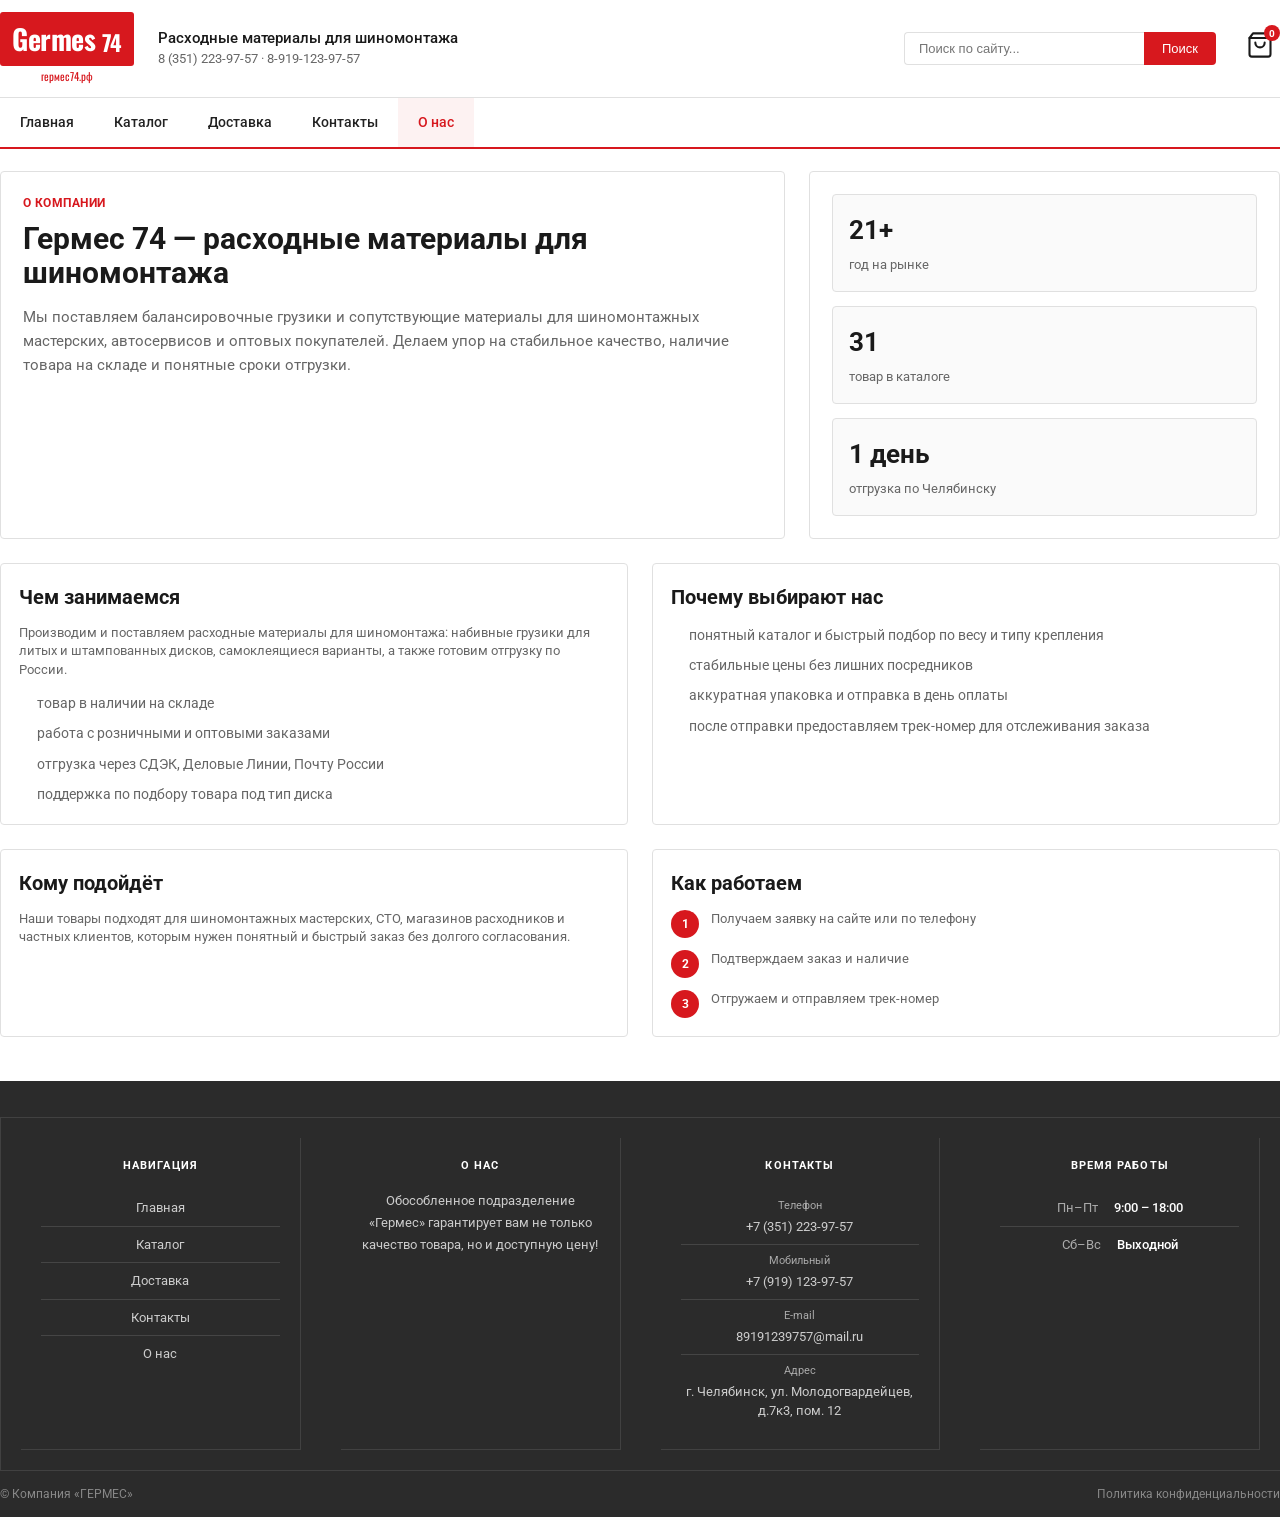
<file: front/about.html>
<!DOCTYPE html>
<html lang="ru">
<head>
  <meta charset="UTF-8">
  <meta name="viewport" content="width=device-width, initial-scale=1.0">
  <title>О нас — Germes74</title>
  <link rel="preconnect" href="https://fonts.googleapis.com">
  <link rel="preconnect" href="https://fonts.gstatic.com" crossorigin>
  <link href="https://fonts.googleapis.com/css2?family=Roboto:wght@400;500;700&family=Oswald:wght@600;700&display=swap" rel="stylesheet">
  <link rel="stylesheet" href="css/variables.css">
  <link rel="stylesheet" href="css/header.css">
  <link rel="stylesheet" href="css/nav.css">
  <link rel="stylesheet" href="css/footer.css">
  <link rel="stylesheet" href="css/pages.css">
  <link rel="stylesheet" href="css/site-pages.css">
  <link rel="stylesheet" href="css/responsive.css">
</head>
<body data-page="about">
  <div id="appHeader"></div>

  <main class="page site-page">
    <div class="container">
      <section class="about-hero">
        <div class="about-hero__content">
          <div class="page-eyebrow">О компании</div>
          <h1 class="about-title">Гермес 74 — расходные материалы для шиномонтажа</h1>
          <p class="about-lead">
            Мы поставляем балансировочные грузики и сопутствующие материалы для шиномонтажных мастерских,
            автосервисов и оптовых покупателей. Делаем упор на стабильное качество, наличие товара на складе
            и понятные сроки отгрузки.
          </p>
        </div>
        <div class="about-hero__stats">
          <div class="about-stat"><b>21+</b><span>год на рынке</span></div>
          <div class="about-stat"><b>31</b><span>товар в каталоге</span></div>
          <div class="about-stat"><b>1 день</b><span>отгрузка по Челябинску</span></div>
        </div>
      </section>

      <section class="about-grid">
        <article class="info-card">
          <h2 class="page-card-title">Чем занимаемся</h2>
          <p>
            Производим и поставляем расходные материалы для шиномонтажа: набивные грузики для литых и
            штампованных дисков, самоклеящиеся варианты, а также готовим отгрузку по России.
          </p>
          <ul class="page-list">
            <li>товар в наличии на складе</li>
            <li>работа с розничными и оптовыми заказами</li>
            <li>отгрузка через СДЭК, Деловые Линии, Почту России</li>
            <li>поддержка по подбору товара под тип диска</li>
          </ul>
        </article>

        <article class="info-card">
          <h2 class="page-card-title">Почему выбирают нас</h2>
          <ul class="page-list">
            <li>понятный каталог и быстрый подбор по весу и типу крепления</li>
            <li>стабильные цены без лишних посредников</li>
            <li>аккуратная упаковка и отправка в день оплаты</li>
            <li>после отправки предоставляем трек-номер для отслеживания заказа</li>
          </ul>
        </article>

        <article class="info-card">
          <h2 class="page-card-title">Кому подойдёт</h2>
          <p>
            Наши товары подходят для шиномонтажных мастерских, СТО, магазинов расходников и частных клиентов,
            которым нужен понятный и быстрый заказ без долгого согласования.
          </p>
        </article>

        <article class="info-card">
          <h2 class="page-card-title">Как работаем</h2>
          <div class="mini-steps">
            <div><span>1</span><p>Получаем заявку на сайте или по телефону</p></div>
            <div><span>2</span><p>Подтверждаем заказ и наличие</p></div>
            <div><span>3</span><p>Отгружаем и отправляем трек-номер</p></div>
          </div>
        </article>
      </section>
    </div>
  </main>

  <div id="appFooter"></div>
  <script src="js/data.js"></script>
  <script src="js/core.js"></script>
  <script>
    document.addEventListener("DOMContentLoaded", () => window.GERMES.renderShell("about"));
  </script>
</body>
</html>
</file>
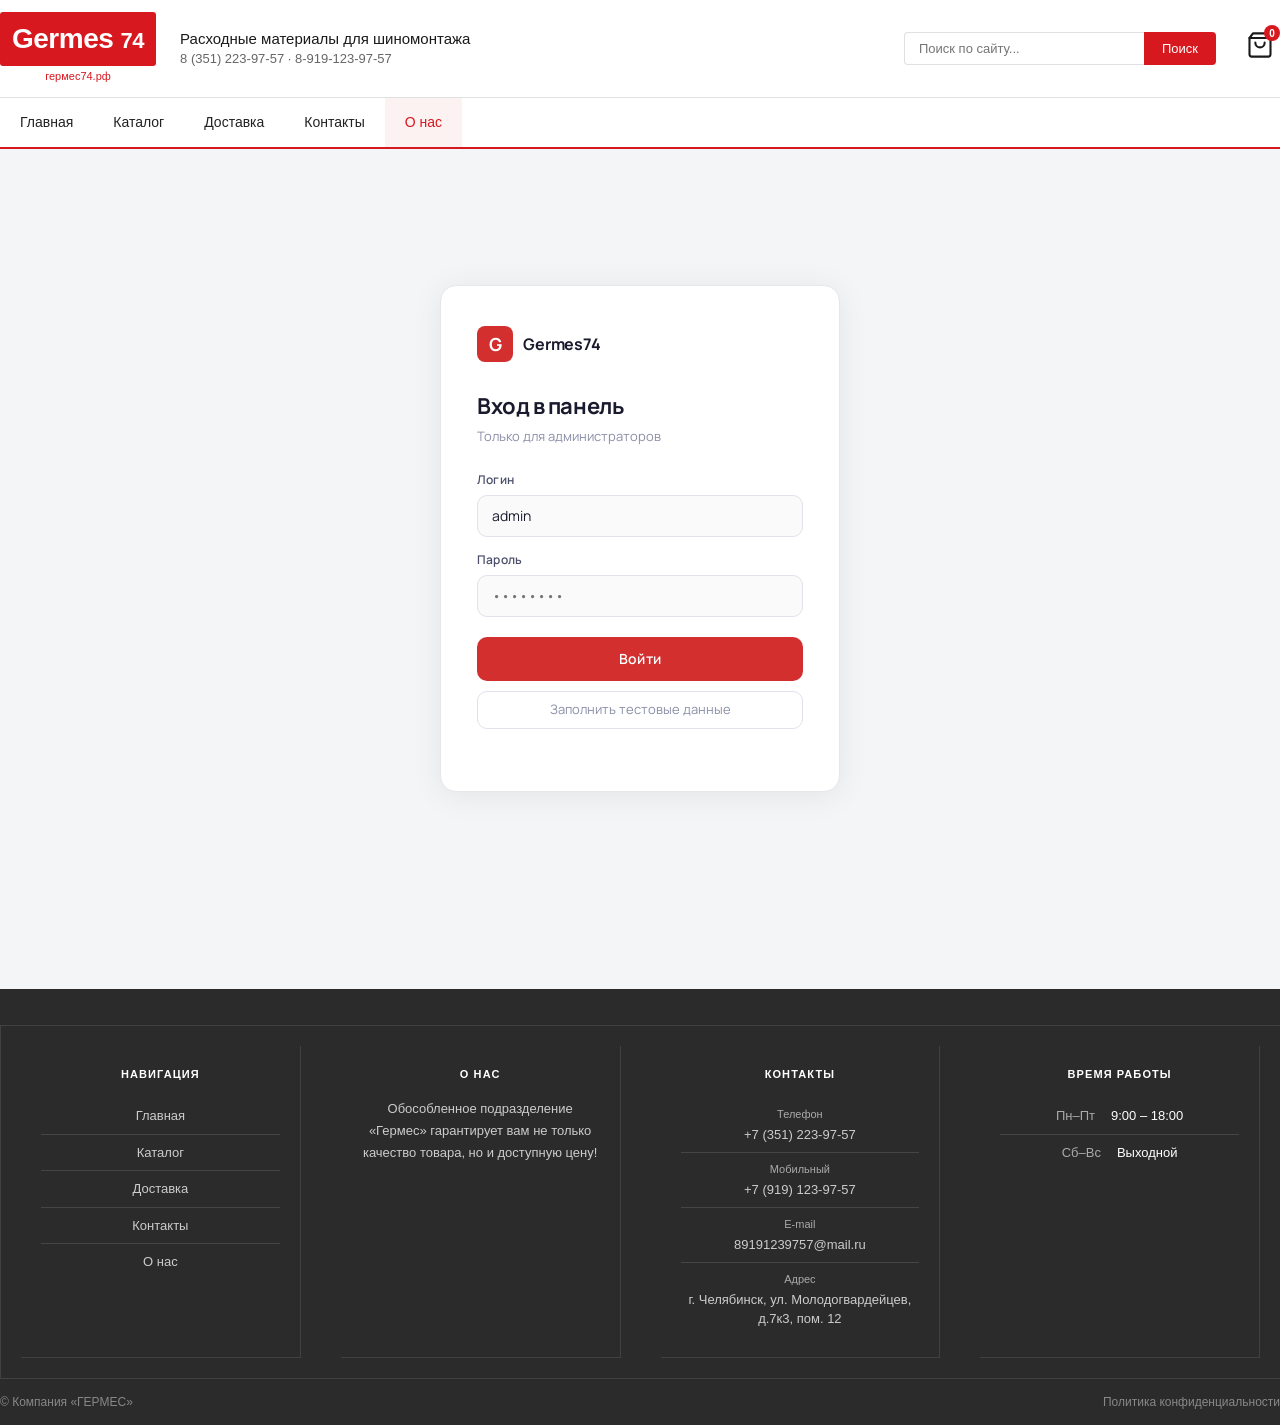
<file: front/admin.html>
<!DOCTYPE html>
<html lang="ru">
<head>
    <meta charset="UTF-8">
    <meta name="viewport" content="width=device-width, initial-scale=1.0">
    <title>Админ-панель — Germes74</title>
    <link rel="preconnect" href="https://fonts.googleapis.com">
    <link rel="preconnect" href="https://fonts.gstatic.com" crossorigin>
    <link href="https://fonts.googleapis.com/css2?family=Manrope:wght@400;500;600;700&display=swap" rel="stylesheet">
    <link rel="stylesheet" href="css/variables.css">
    <link rel="stylesheet" href="css/header.css">
    <link rel="stylesheet" href="css/nav.css">
    <link rel="stylesheet" href="css/footer.css">
    <link rel="stylesheet" href="css/admin.css">
    <link rel="stylesheet" href="css/responsive.css">
</head>
<body>
<div id="appHeader"></div>

<main class="admin-page">
    <div class="container">

        <!-- LOGIN CARD -->
        <section class="admin-login-wrap" id="loginCard">
            <div class="login-card">
                <div class="login-logo">
                    <span class="login-logo__icon">G</span>
                    <span class="login-logo__text">Germes74</span>
                </div>
                <h1 class="login-title">Вход в панель</h1>
                <p class="login-sub">Только для администраторов</p>
                <div class="login-fields">
                    <div class="login-field">
                        <label>Логин</label>
                        <input id="adminLogin" type="text" placeholder="admin" value="admin" autocomplete="username">
                    </div>
                    <div class="login-field">
                        <label>Пароль</label>
                        <input id="adminPassword" type="password" placeholder="••••••••" autocomplete="current-password">
                    </div>
                </div>
                <button class="login-btn" id="loginBtn" type="button">Войти</button>
                <button class="login-hint-btn" type="button" id="fillLoginBtn">Заполнить тестовые данные</button>
                <div class="admin-message" id="loginMessage"></div>
            </div>
        </section>

        <!-- ADMIN SHELL -->
        <section class="admin-shell" id="adminContent" style="display:none;">

            <!-- SIDEBAR -->
            <aside class="admin-sidebar">
                <div class="sidebar-brand">
                    <span class="sidebar-brand__icon">G</span>
                    <div>
                        <div class="sidebar-brand__name">Germes74</div>
                        <div class="sidebar-brand__role">Администратор</div>
                    </div>
                </div>

                <nav class="sidebar-nav">
                    <div class="sidebar-nav__label">Управление</div>

                    <button class="sidebar-nav__item active" data-tab="categories" type="button">
              <span class="nav-icon-wrap">
                <svg class="nav-icon" viewBox="0 0 20 20" fill="none">
                  <rect x="2" y="2" width="7" height="7" rx="1.5" fill="currentColor" opacity=".9"/>
                  <rect x="11" y="2" width="7" height="7" rx="1.5" fill="currentColor" opacity=".5"/>
                  <rect x="2" y="11" width="7" height="7" rx="1.5" fill="currentColor" opacity=".5"/>
                  <rect x="11" y="11" width="7" height="7" rx="1.5" fill="currentColor" opacity=".5"/>
                </svg>
              </span>
                        Каталог
                        <span class="nav-badge" id="catCount">0</span>
                    </button>

                    <button class="sidebar-nav__item" data-tab="products" type="button">
              <span class="nav-icon-wrap">
                <svg class="nav-icon" viewBox="0 0 20 20" fill="none">
                  <path d="M3 6h14M3 10h14M3 14h8" stroke="currentColor" stroke-width="1.8" stroke-linecap="round"/>
                </svg>
              </span>
                        Товары
                        <span class="nav-badge" id="prodCount">0</span>
                    </button>

                    <button class="sidebar-nav__item" data-tab="orders" type="button">
              <span class="nav-icon-wrap">
                <svg class="nav-icon" viewBox="0 0 20 20" fill="none">
                  <path d="M4 4h12a1 1 0 011 1v1H3V5a1 1 0 011-1zM3 8h14l-1.5 8H4.5L3 8z" stroke="currentColor" stroke-width="1.6" stroke-linejoin="round"/>
                </svg>
              </span>
                        Заказы
                        <span class="nav-badge nav-badge--alert" id="orderCount">0</span>
                    </button>
                </nav>

                <div class="sidebar-bottom">
                    <div class="sidebar-version">Germes74 Admin v2</div>
                    <button class="sidebar-logout" id="logoutBtn" type="button">
                        <svg viewBox="0 0 20 20" fill="none" width="15" height="15">
                            <path d="M7 3H4a1 1 0 00-1 1v12a1 1 0 001 1h3M13 14l3-4-3-4M16 10H8" stroke="currentColor" stroke-width="1.7" stroke-linecap="round" stroke-linejoin="round"/>
                        </svg>
                        Выйти
                    </button>
                </div>
            </aside>

            <!-- MAIN CONTENT -->
            <div class="admin-main">

                <!-- TAB: CATEGORIES -->
                <div class="admin-tab" id="tab-categories">
                    <div class="admin-topbar">
                        <div>
                            <h2 class="admin-topbar__title">Каталог категорий</h2>
                            <p class="admin-topbar__sub">Управление разделами товаров</p>
                        </div>
                        <button class="icon-btn" id="refreshCategoriesBtn" title="Обновить" type="button">
                            <svg viewBox="0 0 20 20" fill="none" width="16" height="16"><path d="M3.5 10a6.5 6.5 0 1011.2-4.5L13 7" stroke="currentColor" stroke-width="1.7" stroke-linecap="round"/><path d="M11 4l2 3-3 .5" stroke="currentColor" stroke-width="1.7" stroke-linecap="round" stroke-linejoin="round"/></svg>
                            Обновить
                        </button>
                    </div>

                    <div class="admin-card">
                        <div class="admin-card__section">
                            <div class="section-label">Добавить категорию</div>
                            <div class="inline-form">
                                <input id="newCategoryName" type="text" placeholder="Название новой категории">
                                <button class="btn-primary" type="button" id="createCategoryBtn">Добавить</button>
                            </div>
                        </div>
                        <div class="table-wrap">
                            <table class="data-table">
                                <thead>
                                <tr>
                                    <th style="width:50px">ID</th>
                                    <th>Название</th>
                                    <th style="width:160px">Действия</th>
                                </tr>
                                </thead>
                                <tbody id="categoriesTableBody">
                                <tr><td colspan="3" class="empty-row">Загрузка...</td></tr>
                                </tbody>
                            </table>
                        </div>
                    </div>
                </div>

                <!-- TAB: PRODUCTS -->
                <div class="admin-tab" id="tab-products" style="display:none;">
                    <div class="admin-topbar">
                        <div>
                            <h2 class="admin-topbar__title">Товары</h2>
                            <p class="admin-topbar__sub">Добавление и редактирование позиций</p>
                        </div>
                        <button class="icon-btn" id="refreshProductsBtn" title="Обновить" type="button">
                            <svg viewBox="0 0 20 20" fill="none" width="16" height="16"><path d="M3.5 10a6.5 6.5 0 1011.2-4.5L13 7" stroke="currentColor" stroke-width="1.7" stroke-linecap="round"/><path d="M11 4l2 3-3 .5" stroke="currentColor" stroke-width="1.7" stroke-linecap="round" stroke-linejoin="round"/></svg>
                            Обновить
                        </button>
                    </div>

                    <div class="admin-card">
                        <div class="admin-card__section">
                            <div class="section-label" id="productModeLabel">Добавление нового товара</div>
                            <div class="product-form">
                                <div class="product-form__field">
                                    <label>Название товара</label>
                                    <input id="productName" type="text" placeholder="Например: Груза набивные 5гр.">
                                </div>
                                <div class="product-form__field">
                                    <label>Цена (₽)</label>
                                    <input id="productPrice" type="number" min="0.01" step="0.01" placeholder="0.00">
                                </div>
                                <div class="product-form__field">
                                    <label>Категория</label>
                                    <select id="productCategory"><option value="">Выберите категорию</option></select>
                                </div>
                                <div class="product-form__actions">
                                    <button class="btn-primary" type="button" id="saveProductBtn">Сохранить</button>
                                    <button class="btn-ghost" type="button" id="resetProductBtn">Сбросить</button>
                                </div>
                            </div>
                        </div>
                        <div class="table-wrap">
                            <table class="data-table">
                                <thead>
                                <tr>
                                    <th style="width:50px">ID</th>
                                    <th>Название</th>
                                    <th style="width:110px">Цена</th>
                                    <th style="width:180px">Категория</th>
                                    <th style="width:160px">Действия</th>
                                </tr>
                                </thead>
                                <tbody id="productsTableBody">
                                <tr><td colspan="5" class="empty-row">Загрузка...</td></tr>
                                </tbody>
                            </table>
                        </div>
                    </div>
                </div>

                <!-- TAB: ORDERS -->
                <div class="admin-tab" id="tab-orders" style="display:none;">
                    <div class="admin-topbar">
                        <div>
                            <h2 class="admin-topbar__title">Заказы</h2>
                            <p class="admin-topbar__sub">Все входящие заказы покупателей</p>
                        </div>
                        <div style="display:flex;gap:8px;align-items:center;">
                            <select class="filter-select" id="orderFilter">
                                <option value="">Все статусы</option>
                                <option value="NEW">Новые</option>
                                <option value="PAID">Оплачены</option>
                                <option value="SHIPPED">Отправлены</option>
                                <option value="DELIVERED">Доставлены</option>
                            </select>
                            <button class="icon-btn" id="refreshOrdersBtn" title="Обновить" type="button">
                                <svg viewBox="0 0 20 20" fill="none" width="16" height="16"><path d="M3.5 10a6.5 6.5 0 1011.2-4.5L13 7" stroke="currentColor" stroke-width="1.7" stroke-linecap="round"/><path d="M11 4l2 3-3 .5" stroke="currentColor" stroke-width="1.7" stroke-linecap="round" stroke-linejoin="round"/></svg>
                                Обновить
                            </button>
                        </div>
                    </div>

                    <!-- Stats row -->
                    <div class="order-stats">
                        <div class="stat-card">
                            <div class="stat-card__val" id="statTotal">—</div>
                            <div class="stat-card__label">Всего заказов</div>
                        </div>
                        <div class="stat-card stat-card--new">
                            <div class="stat-card__val" id="statNew">—</div>
                            <div class="stat-card__label">Новых</div>
                        </div>
                        <div class="stat-card stat-card--processing">
                            <div class="stat-card__val" id="statProcessing">—</div>
                            <div class="stat-card__label">Оплачено</div>
                        </div>
                        <div class="stat-card stat-card--done">
                            <div class="stat-card__val" id="statDone">—</div>
                            <div class="stat-card__label">Отправлено/Доставлено</div>
                        </div>
                    </div>

                    <div class="admin-card">
                        <div class="table-wrap">
                            <table class="data-table">
                                <thead>
                                <tr>
                                    <th style="width:55px">№</th>
                                    <th style="width:100px">Дата</th>
                                    <th style="min-width:170px">Покупатель</th>
                                    <th>Товары</th>
                                    <th style="width:110px">Сумма</th>
                                    <th style="width:130px">Статус</th>
                                    <th style="width:100px">Действия</th>
                                </tr>
                                </thead>
                                <tbody id="ordersTableBody">
                                <tr><td colspan="7" class="empty-row">Загрузка заказов...</td></tr>
                                </tbody>
                            </table>
                        </div>
                    </div>
                </div>

            </div><!-- /admin-main -->
        </section>

    </div>
</main>

<div id="appFooter"></div>

<script src="js/core.js"></script>
<script src="js/admin.js"></script>
</body>
</html>
</file>
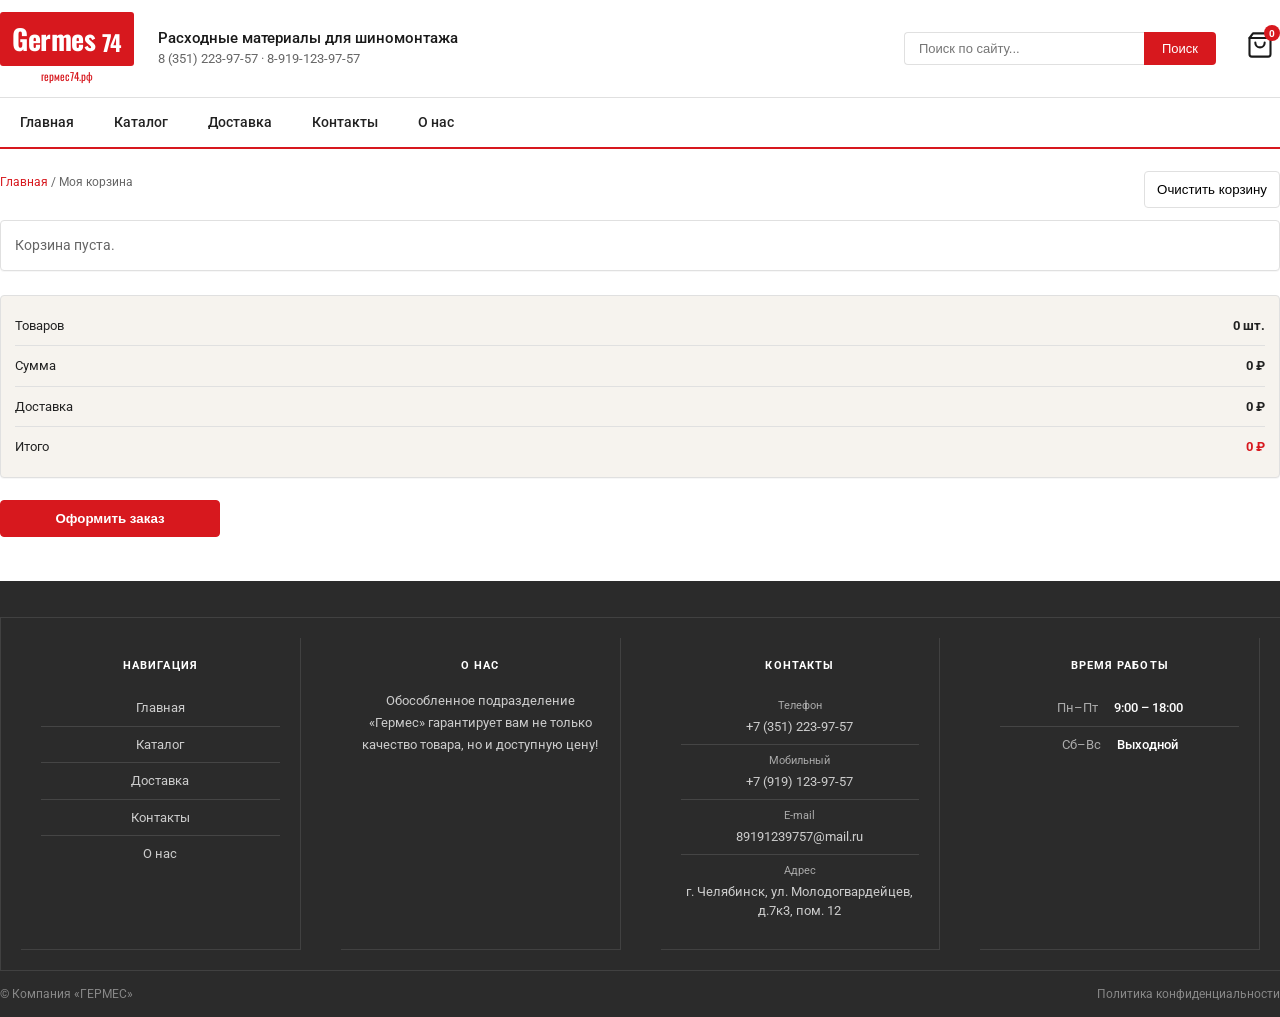
<file: front/cart.html>
<!DOCTYPE html>
<html lang="ru">
<head>
  <meta charset="UTF-8">
  <meta name="viewport" content="width=device-width, initial-scale=1.0">
  <title>Корзина — Germes74</title>
  <link rel="preconnect" href="https://fonts.googleapis.com">
  <link rel="preconnect" href="https://fonts.gstatic.com" crossorigin>
  <link href="https://fonts.googleapis.com/css2?family=Roboto:wght@400;500;700&family=Oswald:wght@600;700&display=swap" rel="stylesheet">
  <link rel="stylesheet" href="css/variables.css">
  <link rel="stylesheet" href="css/header.css">
  <link rel="stylesheet" href="css/nav.css">
  <link rel="stylesheet" href="css/footer.css">
  <link rel="stylesheet" href="css/pages.css">
  <link rel="stylesheet" href="css/responsive.css">
  <style>
    /* ── Модалка оформления заказа ─────────────────────────── */
    .order-modal {
      display: none;
      position: fixed;
      inset: 0;
      z-index: 1000;
      align-items: center;
      justify-content: center;
    }
    .order-modal.is-open { display: flex; }

    .order-modal__backdrop {
      position: absolute;
      inset: 0;
      background: rgba(0,0,0,.55);
      cursor: pointer;
    }

    .order-modal__dialog {
      position: relative;
      background: #fff;
      border-radius: 16px;
      padding: 32px 28px 28px;
      width: 100%;
      max-width: 480px;
      max-height: 90vh;
      overflow-y: auto;
      box-shadow: 0 24px 60px rgba(0,0,0,.18);
      z-index: 1;
    }

    .order-modal__close {
      position: absolute;
      top: 14px; right: 18px;
      background: none; border: none;
      font-size: 24px; cursor: pointer;
      color: #888; line-height: 1;
    }
    .order-modal__close:hover { color: #222; }

    .order-modal__title {
      font-family: 'Oswald', sans-serif;
      font-size: 22px;
      font-weight: 700;
      margin-bottom: 6px;
      color: #111;
    }
    .order-modal__subtitle {
      font-size: 14px;
      color: #666;
      margin-bottom: 22px;
    }

    /* ── Поля формы ─────────────────────────────────────────── */
    .order-field {
      margin-bottom: 16px;
    }
    .order-field label {
      display: block;
      font-size: 13px;
      font-weight: 500;
      color: #444;
      margin-bottom: 6px;
    }
    .order-field input,
    .order-field select,
    .order-field textarea {
      width: 100%;
      padding: 10px 14px;
      border: 1.5px solid #ddd;
      border-radius: 8px;
      font-size: 15px;
      font-family: inherit;
      color: #111;
      background: #fafafa;
      box-sizing: border-box;
      transition: border-color .18s;
      outline: none;
    }
    .order-field input:focus,
    .order-field select:focus,
    .order-field textarea:focus {
      border-color: #d00;
      background: #fff;
    }
    .order-field input.invalid,
    .order-field select.invalid {
      border-color: #e33;
    }
    .order-field__error {
      font-size: 12px;
      color: #d00;
      margin-top: 4px;
      display: none;
    }
    .order-field__error.visible { display: block; }

    /* Доставка — radio-карточки */
    .delivery-options {
      display: grid;
      grid-template-columns: 1fr 1fr 1fr;
      gap: 8px;
      margin-bottom: 18px;
    }
    .delivery-option {
      border: 1.5px solid #ddd;
      border-radius: 10px;
      padding: 10px 8px;
      cursor: pointer;
      text-align: center;
      transition: border-color .18s, background .18s;
      user-select: none;
    }
    .delivery-option input { display: none; }
    .delivery-option__icon { font-size: 22px; display: block; margin-bottom: 4px; }
    .delivery-option__name { font-size: 12px; font-weight: 600; color: #333; }
    .delivery-option:has(input:checked) {
      border-color: #d00;
      background: #fff5f5;
    }
    .delivery-label {
      font-size: 13px;
      font-weight: 500;
      color: #444;
      margin-bottom: 8px;
    }

    /* Итог */
    .order-modal__total {
      background: #f7f7f7;
      border-radius: 10px;
      padding: 14px 16px;
      margin-bottom: 20px;
      display: flex;
      justify-content: space-between;
      align-items: center;
    }
    .order-modal__total span { font-size: 15px; color: #555; }
    .order-modal__total b { font-size: 18px; color: #111; }

    /* Кнопка */
    .btn-order-pay {
      width: 100%;
      padding: 14px;
      background: #d00;
      color: #fff;
      border: none;
      border-radius: 10px;
      font-size: 16px;
      font-weight: 700;
      font-family: 'Oswald', sans-serif;
      cursor: pointer;
      letter-spacing: .5px;
      transition: background .18s, opacity .18s;
    }
    .btn-order-pay:hover { background: #b00; }
    .btn-order-pay:disabled { opacity: .6; cursor: not-allowed; }

    /* Статус / ошибка */
    .order-status {
      text-align: center;
      font-size: 14px;
      margin-top: 12px;
      min-height: 20px;
      color: #d00;
    }
    .order-status.ok { color: #16a34a; }

    /* СБП-лого */
    .sbp-badge {
      display: inline-flex;
      align-items: center;
      gap: 6px;
      background: #f0f0f0;
      border-radius: 6px;
      padding: 4px 10px;
      font-size: 12px;
      font-weight: 600;
      color: #333;
      margin-bottom: 16px;
    }
    .sbp-badge__dot {
      width: 10px; height: 10px;
      border-radius: 50%;
      background: linear-gradient(135deg, #ff3b30, #ff9500, #34c759);
    }
  </style>
</head>
<body data-page="cart">
  <div id="appHeader"></div>
  <main class="page">
    <div class="container">
      <div class="cart-top">
        <div class="crumbs">
          <a href="index.html">Главная</a>
          <span> / </span>
          <span>Моя корзина</span>
        </div>
        <button class="btn cart-clear" type="button" id="clearCartTop">Очистить корзину</button>
      </div>
      <section class="cart-page">
        <div id="cartEmpty" class="card cart-empty" style="display:none;">Корзина пуста.</div>
        <div id="cartList" class="cart-list"></div>
        <div class="card cart-summary">
          <div class="cart-sum__row"><span>Товаров</span><b id="sumItems">0 шт.</b></div>
          <div class="cart-sum__row"><span>Сумма</span><b id="sumSubtotal">0 ₽</b></div>
          <div class="cart-sum__row"><span>Доставка</span><b id="sumDelivery">0 ₽</b></div>
          <div class="cart-sum__row cart-sum__total"><span>Итого</span><b id="sumTotal">0 ₽</b></div>
        </div>
        <div class="cart-actions">
          <button class="btn btn-primary cart-pay" type="button" id="payBtn">Оформить заказ</button>
          <div class="cart-note" id="cartNote" style="display:none;">Заказ создан. Менеджер свяжется с вами.</div>
        </div>
      </section>
    </div>
  </main>

  <!-- ── Модалка оформления заказа ────────────────────────────────── -->
  <div class="order-modal" id="orderModal" aria-modal="true" role="dialog">
    <div class="order-modal__backdrop" id="orderModalClose"></div>
    <div class="order-modal__dialog">
      <button class="order-modal__close" type="button" id="orderModalCloseBtn">×</button>

      <div class="order-modal__title">Оформление заказа</div>
      <div class="order-modal__subtitle">Заполните данные — мы обработаем заказ и отправим подтверждение.</div>

      <!-- Способ доставки -->
      <div class="delivery-label">Способ доставки</div>
      <div class="delivery-options" id="deliveryOptions">
        <label class="delivery-option">
          <input type="radio" name="deliveryType" value="CDEK" checked>
          <span class="delivery-option__icon">📦</span>
          <span class="delivery-option__name">СДЭК</span>
        </label>
        <label class="delivery-option">
          <input type="radio" name="deliveryType" value="DELOVYE_LINII">
          <span class="delivery-option__icon">🚚</span>
          <span class="delivery-option__name">Деловые линии</span>
        </label>
        <label class="delivery-option">
          <input type="radio" name="deliveryType" value="POCHTA_ROSSII">
          <span class="delivery-option__icon">✉️</span>
          <span class="delivery-option__name">Почта России</span>
        </label>
      </div>

      <!-- Контактные данные -->
      <div class="order-field">
        <label for="orderPhone">Телефон *</label>
        <input type="tel" id="orderPhone" placeholder="+79001234567" autocomplete="tel">
        <div class="order-field__error" id="orderPhoneError">Введите номер в формате +7XXXXXXXXXX</div>
      </div>

      <div class="order-field">
        <label for="orderEmail">E-mail *</label>
        <input type="email" id="orderEmail" placeholder="you@example.com" autocomplete="email">
        <div class="order-field__error" id="orderEmailError">Введите корректный e-mail</div>
      </div>

      <div class="order-field">
        <label for="orderAddress">Адрес доставки *</label>
        <input type="text" id="orderAddress" placeholder="Город, улица, дом, квартира" autocomplete="street-address">
        <div class="order-field__error" id="orderAddressError">Укажите адрес доставки</div>
      </div>

      <!-- Итого -->
      <div class="order-modal__total">
        <span>Итого к оплате</span>
        <b id="modalTotal">0 ₽</b>
      </div>

      <!-- СБП-бейдж -->
      <div class="sbp-badge">
        <span class="sbp-badge__dot"></span>
        Оплата через СБП — любой банк
      </div>

      <button class="btn-order-pay" type="button" id="orderPayBtn">
        Перейти к оплате →
      </button>
      <div class="order-status" id="orderStatus"></div>
    </div>
  </div>

  <div id="appFooter"></div>
  <script src="js/data.js"></script>
  <script src="js/core.js"></script>
  <script src="js/pages.js"></script>
</body>
</html>
</file>
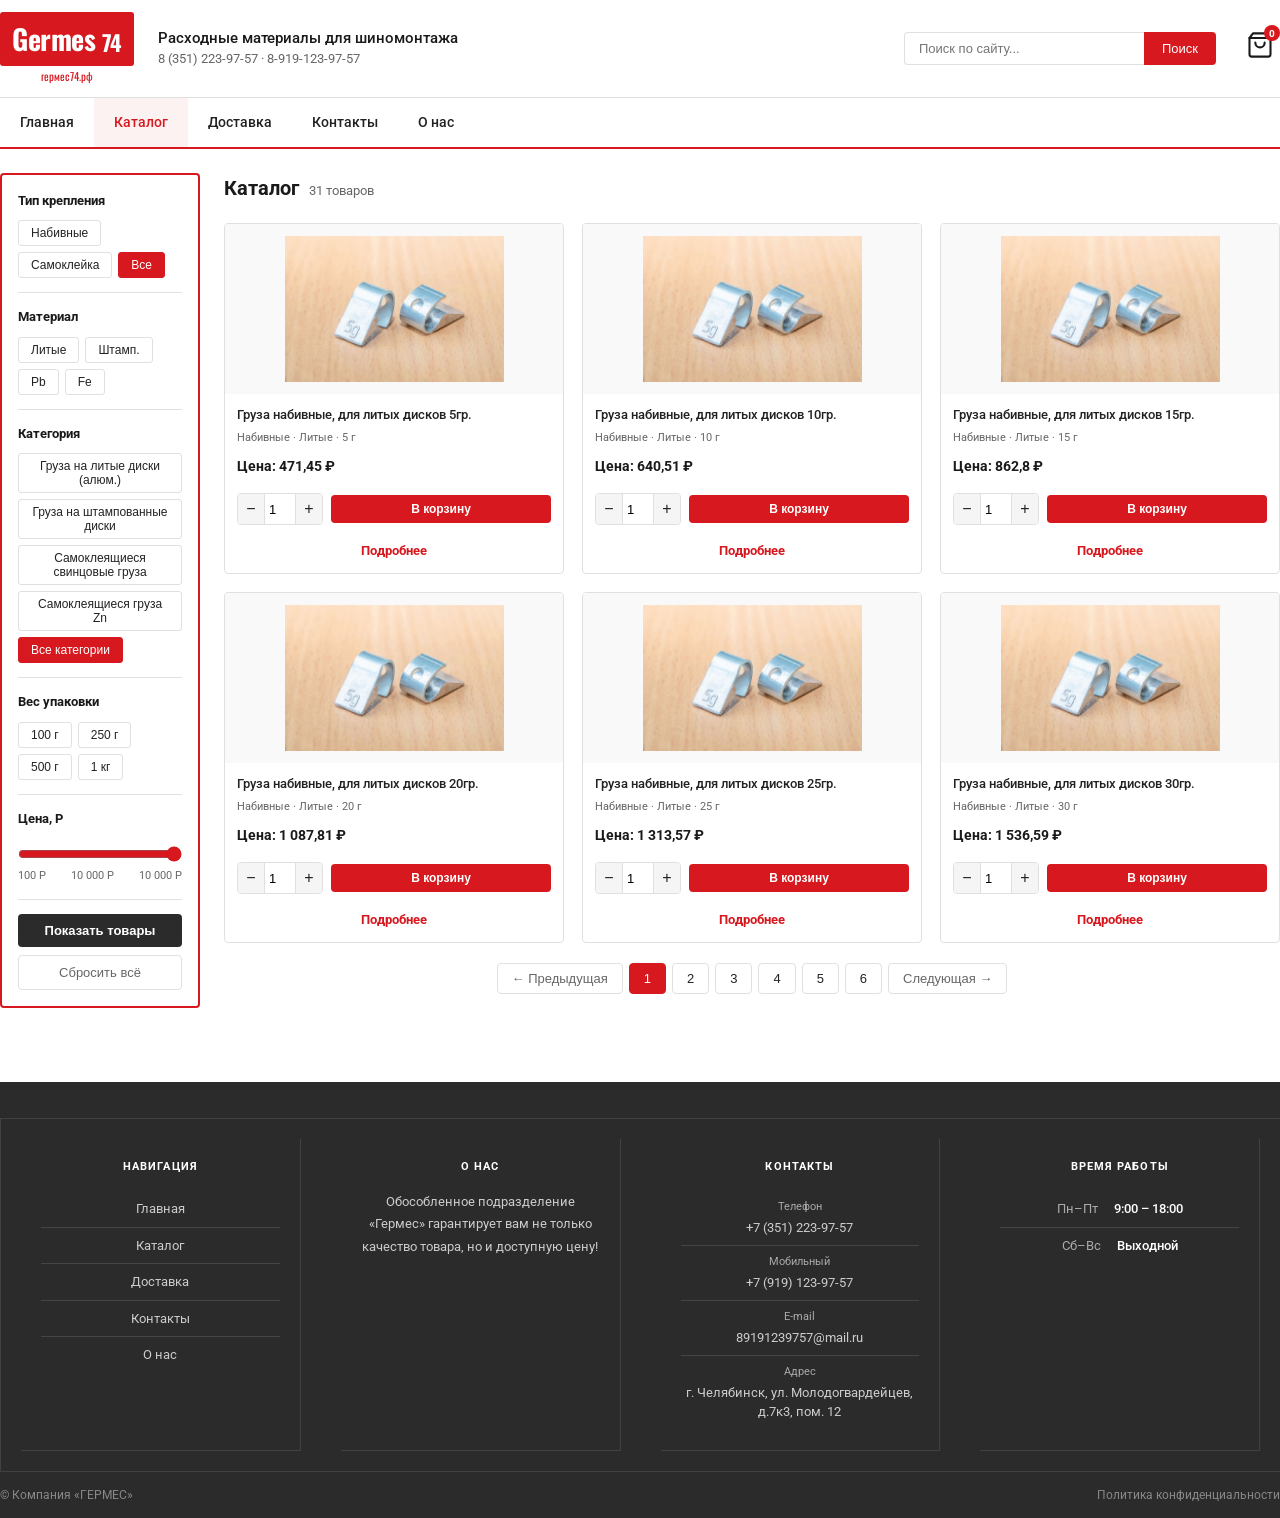
<file: front/catalog.html>
<!DOCTYPE html>
<html lang="ru">
<head>
  <meta charset="UTF-8">
  <meta name="viewport" content="width=device-width, initial-scale=1.0">
  <title>Каталог — Germes74</title>
  <link rel="preconnect" href="https://fonts.googleapis.com">
  <link rel="preconnect" href="https://fonts.gstatic.com" crossorigin>
  <link href="https://fonts.googleapis.com/css2?family=Roboto:wght@400;500;700&family=Oswald:wght@600;700&display=swap" rel="stylesheet">
  <link rel="stylesheet" href="css/variables.css">
  <link rel="stylesheet" href="css/header.css">
  <link rel="stylesheet" href="css/nav.css">
  <link rel="stylesheet" href="css/footer.css">
  <link rel="stylesheet" href="css/catalog.css">
  <link rel="stylesheet" href="css/pages.css">
  <link rel="stylesheet" href="css/responsive.css">
</head>
<body data-page="catalog">
  <div id="appHeader"></div>
  <main class="catalog-page">
    <div class="container">
      <div class="catalog-layout">
        <aside class="sidebar">
          <button class="sidebar__toggle" id="sidebarToggle" type="button">Фильтры</button>
          <div class="sidebar__body" id="sidebarBody">

            <!-- Тип крепления -->
            <div class="filter-group">
              <div class="filter-group__title">Тип крепления</div>
              <div class="filter-group__options">
                <button class="filter-tag" type="button" data-type="nabivnye">Набивные</button>
                <button class="filter-tag" type="button" data-type="samokley">Самоклейка</button>
                <button class="filter-tag filter-tag--active" type="button" data-type="">Все</button>
              </div>
            </div>
            <hr class="sidebar__divider">

            <!-- Материал -->
            <div class="filter-group">
              <div class="filter-group__title">Материал</div>
              <div class="filter-group__options">
                <button class="filter-tag" type="button" data-variant="litie">Литые</button>
                <button class="filter-tag" type="button" data-variant="shtamp">Штамп.</button>
                <button class="filter-tag" type="button" data-material="pb">Pb</button>
                <button class="filter-tag" type="button" data-material="fe">Fe</button>
              </div>
            </div>
            <hr class="sidebar__divider">

            <!-- Новые категории -->
            <div class="filter-group">
              <div class="filter-group__title">Категория</div>
              <div class="filter-group__options filter-group__options--column">
                <button class="filter-tag filter-tag--category" type="button" data-category-id="5">
                  Груза на литые диски (алюм.)
                </button>
                <button class="filter-tag filter-tag--category" type="button" data-category-id="6">
                  Груза на штампованные диски
                </button>
                <button class="filter-tag filter-tag--category" type="button" data-category-id="7">
                  Самоклеящиеся свинцовые груза
                </button>
                <button class="filter-tag filter-tag--category" type="button" data-category-id="8">
                  Самоклеящиеся груза Zn
                </button>
                <button class="filter-tag filter-tag--category filter-tag--active" type="button" data-category-id="">
                  Все категории
                </button>
              </div>
            </div>
            <hr class="sidebar__divider">

            <!-- Вес упаковки -->
            <div class="filter-group">
              <div class="filter-group__title">Вес упаковки</div>
              <div class="filter-group__options" id="weightFilters"></div>
            </div>
            <hr class="sidebar__divider">

            <!-- Цена -->
            <div class="filter-group">
              <div class="filter-group__title">Цена, Р</div>
              <div class="price-range">
                <input class="price-range__slider" type="range" min="100" max="10000" value="10000" id="priceRange">
                <div class="price-range__labels">
                  <span>100 Р</span>
                  <span id="priceVal">10 000 Р</span>
                  <span>10 000 Р</span>
                </div>
              </div>
            </div>
            <hr class="sidebar__divider">

            <div class="sidebar__actions">
              <button class="btn-filter btn-filter--apply" type="button">Показать товары</button>
              <button class="btn-filter btn-filter--reset" id="resetFilters" type="button">Сбросить всё</button>
            </div>
          </div>
        </aside>

        <section>
          <div class="catalog-header">
            <h1 class="catalog-header__title">Каталог</h1>
            <span class="catalog-header__count" id="catalogCount">0 товаров</span>
          </div>
          <div class="catalog-grid" id="catalogGrid"></div>
          <nav class="pagination" aria-label="Пагинация"></nav>
        </section>
      </div>
    </div>
  </main>
  <div id="appFooter"></div>
  <script src="js/data.js"></script>
  <script src="js/core.js"></script>
  <script src="js/pages.js"></script>

  <!-- Логика фильтрации по новым категориям -->
  <script>
    document.addEventListener("DOMContentLoaded", () => {
      const categoryBtns = document.querySelectorAll(".filter-tag--category");
      let activeCategoryId = "";

      categoryBtns.forEach(btn => {
        btn.addEventListener("click", () => {
          // Снять активный со всех кнопок категорий
          categoryBtns.forEach(b => b.classList.remove("filter-tag--active"));
          btn.classList.add("filter-tag--active");
          activeCategoryId = btn.dataset.categoryId || "";

          // Если есть глобальный фильтр — применить
          if (typeof window.applyFilters === "function") {
            window.applyFilters({ categoryId: activeCategoryId });
          }
        });
      });

      // Сброс категории при сбросе всех фильтров
      document.getElementById("resetFilters")?.addEventListener("click", () => {
        activeCategoryId = "";
        categoryBtns.forEach(b => b.classList.remove("filter-tag--active"));
        const allBtn = document.querySelector('.filter-tag--category[data-category-id=""]');
        allBtn?.classList.add("filter-tag--active");
      }, true); // capture=true чтобы сработать раньше pages.js
    });
  </script>
</body>
</html>
</file>
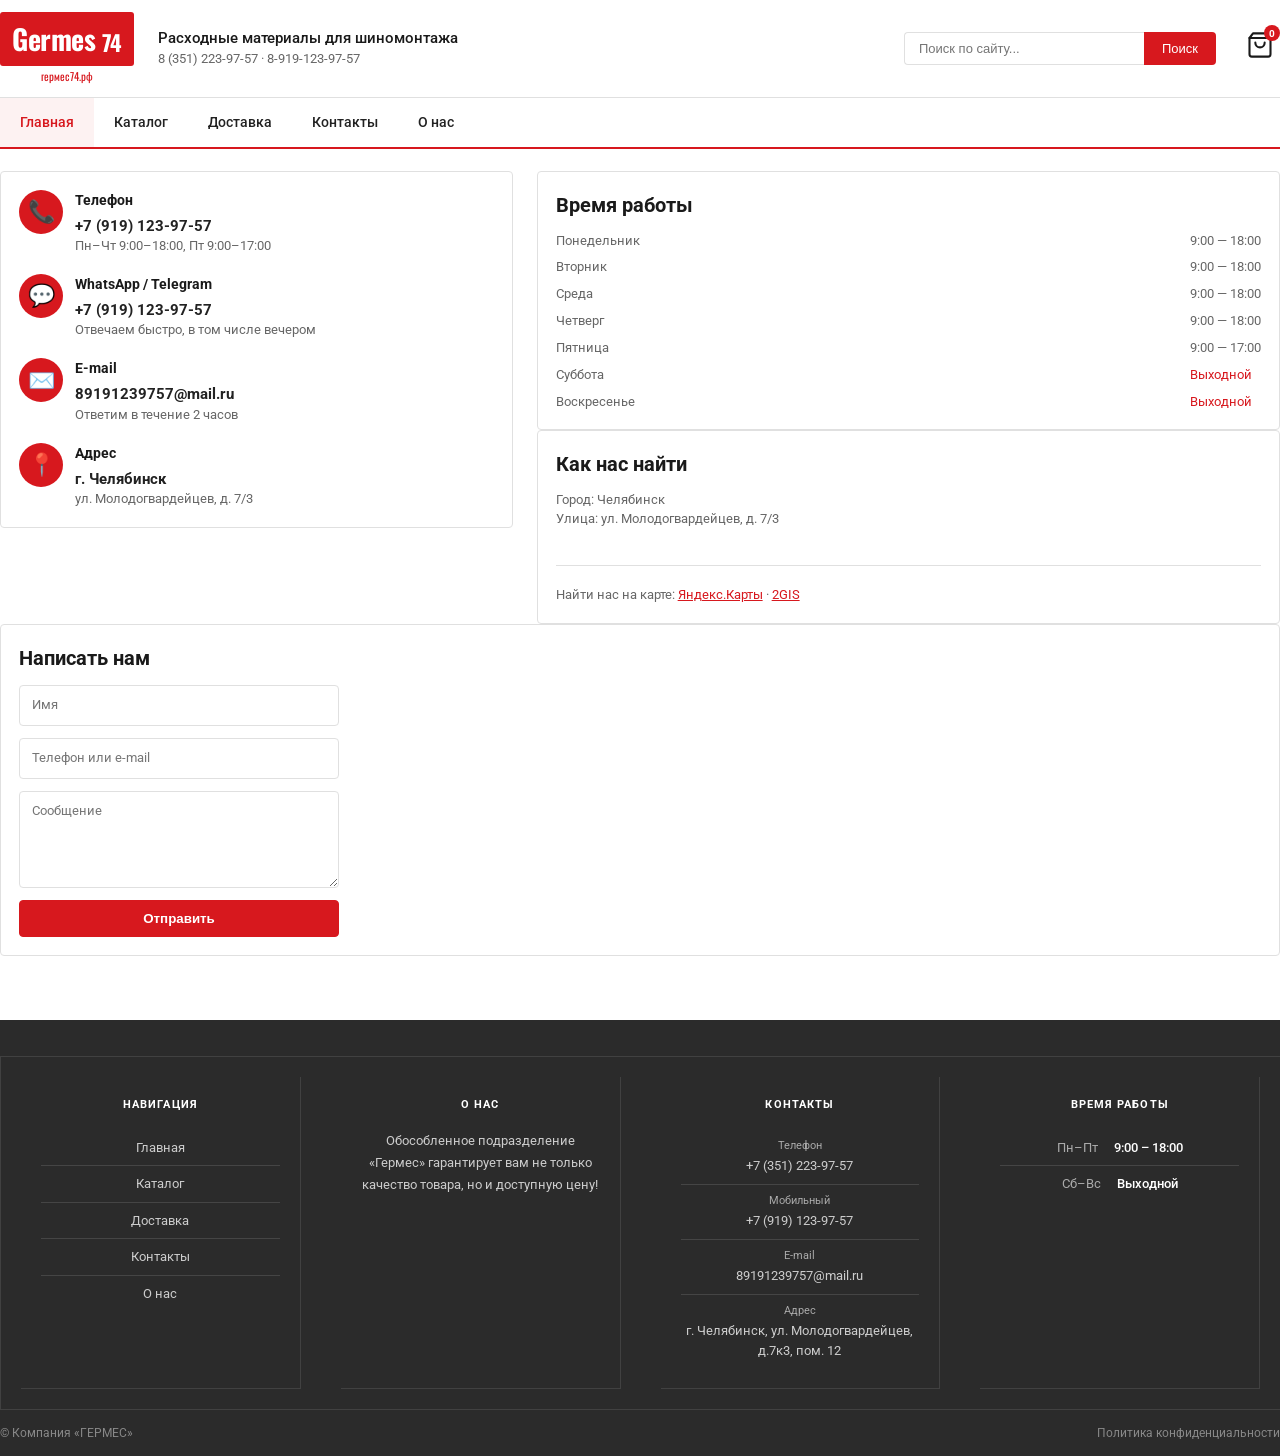
<file: front/contacts.html>
<!DOCTYPE html>
<html lang="ru">
<head>
  <meta charset="UTF-8">
  <meta name="viewport" content="width=device-width, initial-scale=1.0">
  <title>Контакты — Germes74</title>
  <link rel="preconnect" href="https://fonts.googleapis.com">
  <link rel="preconnect" href="https://fonts.gstatic.com" crossorigin>
  <link href="https://fonts.googleapis.com/css2?family=Roboto:wght@400;500;700&family=Oswald:wght@600;700&display=swap" rel="stylesheet">
  <link rel="stylesheet" href="css/variables.css">
  <link rel="stylesheet" href="css/header.css">
  <link rel="stylesheet" href="css/nav.css">
  <link rel="stylesheet" href="css/footer.css">
  <link rel="stylesheet" href="css/pages.css">
  <link rel="stylesheet" href="css/site-pages.css">
  <link rel="stylesheet" href="css/responsive.css">
</head>
<body data-page="contacts">
  <div id="appHeader"></div>

  <main class="page site-page">
    <div class="container">
      <section class="contacts-layout">
        <div class="contact-card">
          <div class="contact-row">
            <div class="contact-icon">📞</div>
            <div>
              <div class="contact-label">Телефон</div>
              <div class="contact-value">+7 (919) 123-97-57</div>
              <div class="contact-note">Пн–Чт 9:00–18:00, Пт 9:00–17:00</div>
            </div>
          </div>

          <div class="contact-row">
            <div class="contact-icon">💬</div>
            <div>
              <div class="contact-label">WhatsApp / Telegram</div>
              <div class="contact-value">+7 (919) 123-97-57</div>
              <div class="contact-note">Отвечаем быстро, в том числе вечером</div>
            </div>
          </div>

          <div class="contact-row">
            <div class="contact-icon">✉️</div>
            <div>
              <div class="contact-label">E-mail</div>
              <div class="contact-value">89191239757@mail.ru</div>
              <div class="contact-note">Ответим в течение 2 часов</div>
            </div>
          </div>

          <div class="contact-row">
            <div class="contact-icon">📍</div>
            <div>
              <div class="contact-label">Адрес</div>
              <div class="contact-value">г. Челябинск</div>
              <div class="contact-note">ул. Молодогвардейцев, д. 7/3</div>
            </div>
          </div>
        </div>

        <div class="contact-side">
          <div class="info-card">
            <h2 class="page-card-title">Время работы</h2>
            <div class="hours-grid">
              <div>Понедельник</div><div>9:00 — 18:00</div>
              <div>Вторник</div><div>9:00 — 18:00</div>
              <div>Среда</div><div>9:00 — 18:00</div>
              <div>Четверг</div><div>9:00 — 18:00</div>
              <div>Пятница</div><div>9:00 — 17:00</div>
              <div>Суббота</div><div class="accent-red">Выходной</div>
              <div>Воскресенье</div><div class="accent-red">Выходной</div>
            </div>
          </div>

          <div class="info-card">
            <h2 class="page-card-title">Как нас найти</h2>
            <p>Город: Челябинск</p>
            <p>Улица: ул. Молодогвардейцев, д. 7/3</p>
            <div class="map-placeholder">Найти нас на карте: <a href="https://yandex.ru/maps/?text=%D0%A7%D0%B5%D0%BB%D1%8F%D0%B1%D0%B8%D0%BD%D1%81%D0%BA%2C%20%D1%83%D0%BB.%20%D0%9C%D0%BE%D0%BB%D0%BE%D0%B4%D0%BE%D0%B3%D0%B2%D0%B0%D1%80%D0%B4%D0%B5%D0%B9%D1%86%D0%B5%D0%B2%2C%207%2F3" target="_blank" rel="noopener noreferrer">Яндекс.Карты</a> · <a href="https://2gis.ru/chelyabinsk/search/%D1%83%D0%BB.%20%D0%9C%D0%BE%D0%BB%D0%BE%D0%B4%D0%BE%D0%B3%D0%B2%D0%B0%D1%80%D0%B4%D0%B5%D0%B9%D1%86%D0%B5%D0%B2%2C%207%2F3" target="_blank" rel="noopener noreferrer">2GIS</a></div>
          </div>
        </div>
      </section>

      <section class="form-card">
        <h2 class="page-card-title">Написать нам</h2>
        <form class="contact-form" onsubmit="event.preventDefault(); this.querySelector('.form-success').style.display='block';">
          <input type="text" placeholder="Имя" required>
          <input type="text" placeholder="Телефон или e-mail" required>
          <textarea rows="4" placeholder="Сообщение"></textarea>
          <button class="btn btn-primary" type="submit">Отправить</button>
          <div class="form-success" style="display:none;">Сообщение отправлено. Мы свяжемся с вами.</div>
        </form>
      </section>
    </div>
  </main>

  <div id="appFooter"></div>
  <script src="js/data.js"></script>
  <script src="js/core.js"></script>
  <script>
    document.addEventListener("DOMContentLoaded", () => window.GERMES.renderShell("contacts"));
  </script>
  <script src="js/pages.js"></script>
  <script>
  document.addEventListener('DOMContentLoaded', function () {
    const toggle = document.getElementById('sidebarToggle');
    const body   = document.getElementById('sidebarBody');
    if (!toggle || !body) return;
    toggle.addEventListener('click', function () {
      const isOpen = body.classList.toggle('is-open');
      toggle.textContent = isOpen ? '▲ Скрыть фильтры' : '▼ Фильтры';
    });
  });
</script>
</body>
</html>
</file>
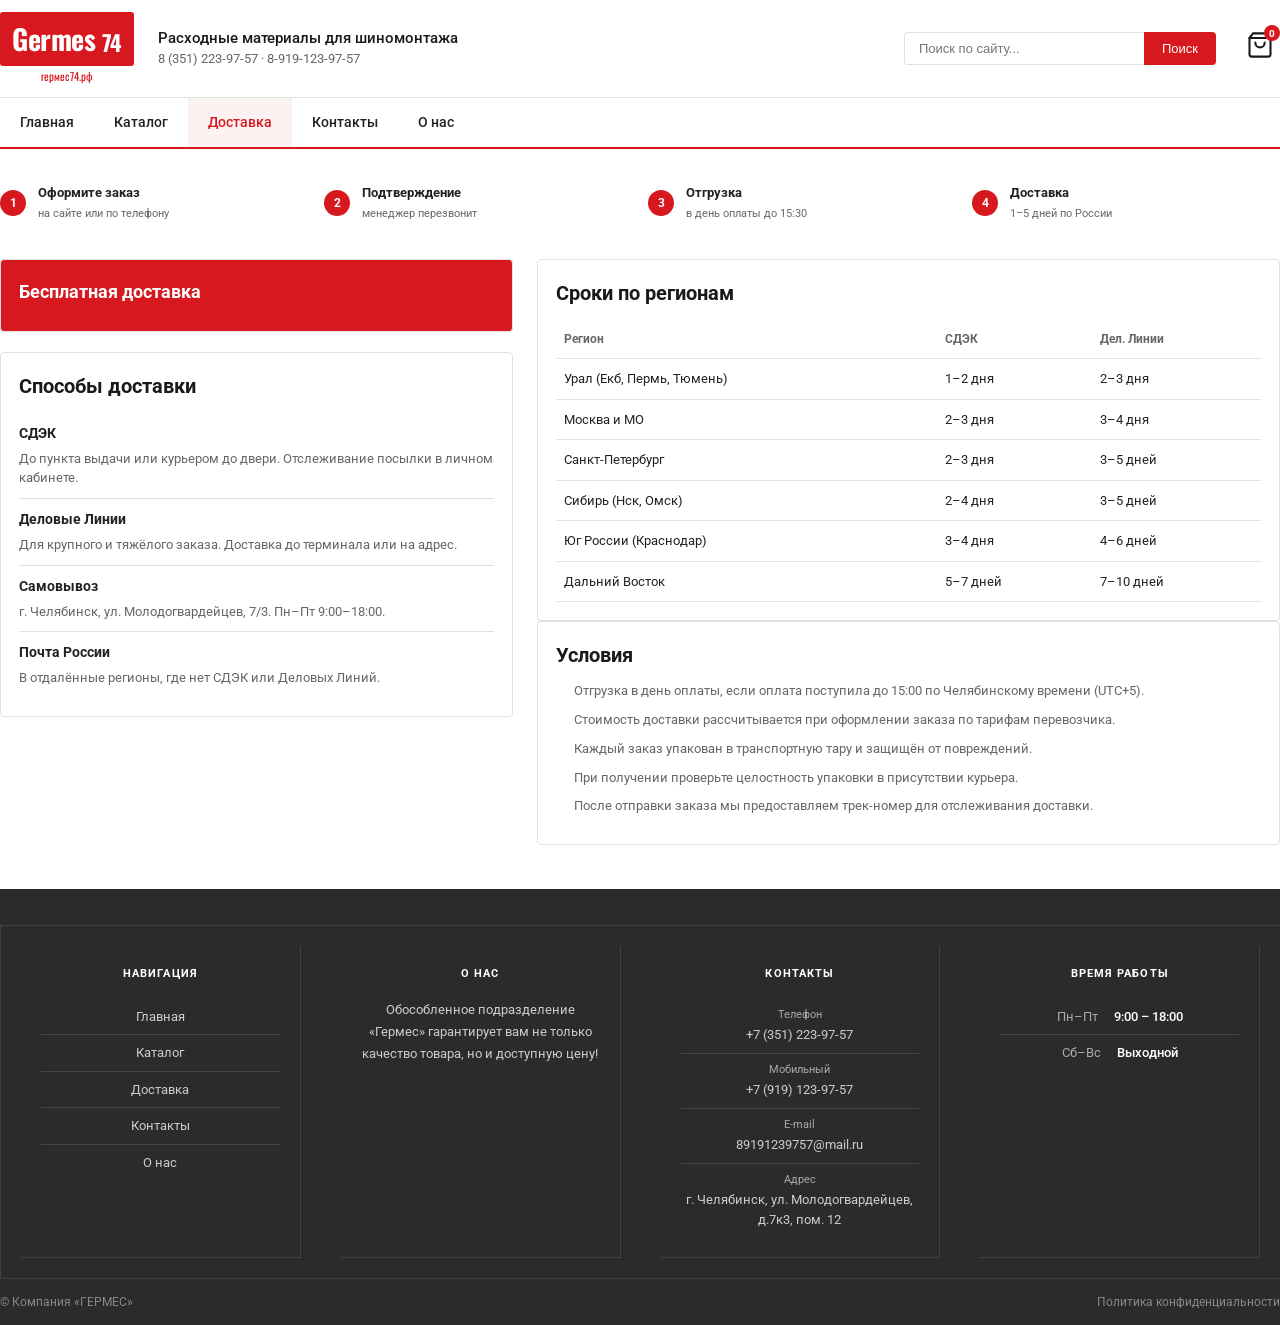
<file: front/delivery.html>
<!DOCTYPE html>
<html lang="ru">
<head>
  <meta charset="UTF-8">
  <meta name="viewport" content="width=device-width, initial-scale=1.0">
  <title>Доставка — Germes74</title>
  <link rel="preconnect" href="https://fonts.googleapis.com">
  <link rel="preconnect" href="https://fonts.gstatic.com" crossorigin>
  <link href="https://fonts.googleapis.com/css2?family=Roboto:wght@400;500;700&family=Oswald:wght@600;700&display=swap" rel="stylesheet">
  <link rel="stylesheet" href="css/variables.css">
  <link rel="stylesheet" href="css/header.css">
  <link rel="stylesheet" href="css/nav.css">
  <link rel="stylesheet" href="css/footer.css">
  <link rel="stylesheet" href="css/pages.css">
  <link rel="stylesheet" href="css/site-pages.css">
  <link rel="stylesheet" href="css/responsive.css">
</head>
<body data-page="delivery">
  <div id="appHeader"></div>

  <main class="page site-page">
    <div class="container">
      <section class="delivery-steps">
        <div class="step-item"><span>1</span><div><b>Оформите заказ</b><small>на сайте или по телефону</small></div></div>
        <div class="step-item"><span>2</span><div><b>Подтверждение</b><small>менеджер перезвонит</small></div></div>
        <div class="step-item"><span>3</span><div><b>Отгрузка</b><small>в день оплаты до 15:30</small></div></div>
        <div class="step-item"><span>4</span><div><b>Доставка</b><small>1–5 дней по России</small></div></div>
      </section>

      <section class="delivery-grid">
        <div>
          <div class="promo-card">
            <h2>Бесплатная доставка</h2>
          </div>

          <div class="info-card">
            <h2 class="page-card-title">Способы доставки</h2>
            <div class="delivery-method">
              <b>СДЭК</b>
              <p>До пункта выдачи или курьером до двери. Отслеживание посылки в личном кабинете.</p>
            </div>
            <div class="delivery-method">
              <b>Деловые Линии</b>
              <p>Для крупного и тяжёлого заказа. Доставка до терминала или на адрес.</p>
            </div>
            <div class="delivery-method">
              <b>Самовывоз</b>
              <p>г. Челябинск, ул. Молодогвардейцев, 7/3. Пн–Пт 9:00–18:00.</p>
            </div>
            <div class="delivery-method">
              <b>Почта России</b>
              <p>В отдалённые регионы, где нет СДЭК или Деловых Линий.</p>
            </div>
          </div>
        </div>

        <div>
          <div class="info-card">
            <h2 class="page-card-title">Сроки по регионам</h2>
            <table class="delivery-table">
              <thead>
                <tr><th>Регион</th><th>СДЭК</th><th>Дел. Линии</th></tr>
              </thead>
              <tbody>
                <tr><td>Урал (Екб, Пермь, Тюмень)</td><td>1–2 дня</td><td>2–3 дня</td></tr>
                <tr><td>Москва и МО</td><td>2–3 дня</td><td>3–4 дня</td></tr>
                <tr><td>Санкт-Петербург</td><td>2–3 дня</td><td>3–5 дней</td></tr>
                <tr><td>Сибирь (Нск, Омск)</td><td>2–4 дня</td><td>3–5 дней</td></tr>
                <tr><td>Юг России (Краснодар)</td><td>3–4 дня</td><td>4–6 дней</td></tr>
                <tr><td>Дальний Восток</td><td>5–7 дней</td><td>7–10 дней</td></tr>
              </tbody>
            </table>
          </div>

          <div class="info-card">
            <h2 class="page-card-title">Условия</h2>
            <ul class="delivery-conditions">
              <li>Отгрузка в день оплаты, если оплата поступила до 15:00 по Челябинскому времени (UTC+5).</li>
              <li>Стоимость доставки рассчитывается при оформлении заказа по тарифам перевозчика.</li>
              <li>Каждый заказ упакован в транспортную тару и защищён от повреждений.</li>
              <li>При получении проверьте целостность упаковки в присутствии курьера.</li>
              <li>После отправки заказа мы предоставляем трек-номер для отслеживания доставки.</li>
            </ul>
          </div>
        </div>
      </section>
    </div>
  </main>

  <div id="appFooter"></div>
  <script src="js/data.js"></script>
  <script src="js/core.js"></script>
  <script>
    document.addEventListener("DOMContentLoaded", () => window.GERMES.renderShell("delivery"));
  </script>
</body>
</html>
</file>
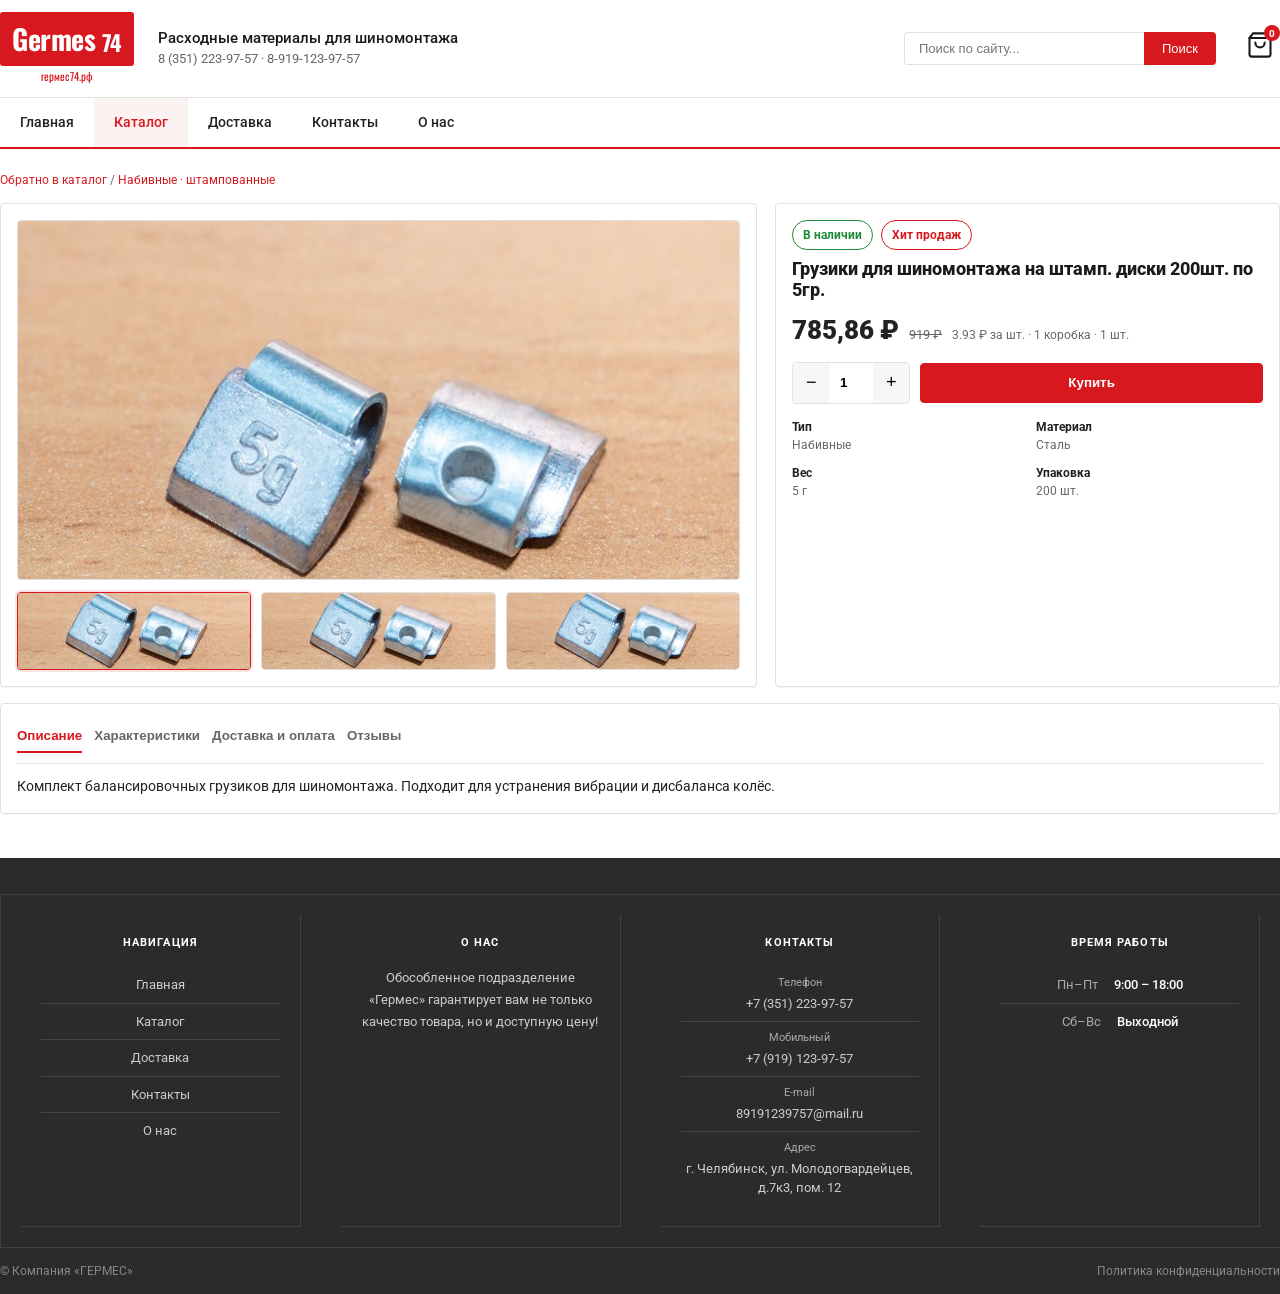
<file: front/product.html>
<!DOCTYPE html>
<html lang="ru">
<head>
  <meta charset="UTF-8">
  <meta name="viewport" content="width=device-width, initial-scale=1.0">
  <title>Товар — Germes74</title>
  <link rel="preconnect" href="https://fonts.googleapis.com">
  <link rel="preconnect" href="https://fonts.gstatic.com" crossorigin>
  <link href="https://fonts.googleapis.com/css2?family=Roboto:wght@400;500;700&family=Oswald:wght@600;700&display=swap" rel="stylesheet">
  <link rel="stylesheet" href="css/variables.css">
  <link rel="stylesheet" href="css/header.css">
  <link rel="stylesheet" href="css/nav.css">
  <link rel="stylesheet" href="css/footer.css">
  <link rel="stylesheet" href="css/pages.css">
  <link rel="stylesheet" href="css/responsive.css">
</head>
<body data-page="product">
  <div id="appHeader"></div>

  <main class="page">
    <div class="container" id="productMount">
      <div class="crumbs">
        <a href="catalog.html">Обратно в каталог</a>
        <span> / </span>
        <a id="crumbCat" href="catalog.html">Категория</a>
      </div>

      <section class="product">
        <div class="card gallery">
          <div class="gallery__main"><img id="mainImg" src="img/products/13.jpg" alt="Фото товара"></div>
          <div class="gallery__thumbs" id="thumbs"></div>
        </div>

        <aside class="card buybox">
          <div class="buybox__top">
            <span class="badge badge--ok">В наличии</span>
            <span class="badge badge--hot">Хит продаж</span>
          </div>
          <div class="buybox__title" id="pTitle">Товар</div>
          <div class="price">
            <div class="price__now" id="pPrice">—</div>
            <div class="price__old" id="pOld"></div>
            <div class="price__per" id="pPer"></div>
          </div>
          <div class="buybox__actions">
            <div class="qty">
              <button type="button" id="qtyMinus">−</button>
              <input id="qtyInput" type="number" min="1" max="999" value="1">
              <button type="button" id="qtyPlus">+</button>
            </div>
            <button class="btn btn-primary buybox__cta" type="button" id="buyBtn">Купить</button>
          </div>
          <div class="props">
            <div><b>Тип</b><br><span id="propType">—</span></div>
            <div><b>Материал</b><br><span id="propMaterial">—</span></div>
            <div><b>Вес</b><br><span id="propWeight">—</span></div>
            <div><b>Упаковка</b><br><span id="propPack">—</span></div>
          </div>
        </aside>
      </section>

      <section class="card tabs">
        <div class="tabs__nav">
          <button class="tablink is-active" type="button" data-tab="desc">Описание</button>
          <button class="tablink" type="button" data-tab="spec">Характеристики</button>
          <button class="tablink" type="button" data-tab="ship">Доставка и оплата</button>
          <button class="tablink" type="button" data-tab="reviews">Отзывы</button>
        </div>
        <div class="tabpane is-active" data-pane="desc">Комплект балансировочных грузиков для шиномонтажа. Подходит для устранения вибрации и дисбаланса колёс.</div>
        <div class="tabpane" data-pane="spec">Основные характеристики подставляются автоматически по id товара и его названию.</div>
        <div class="tabpane" data-pane="ship">Отгрузка со склада. Доставка по России. Условия можно дополнить позже.</div>
        <div class="tabpane" data-pane="reviews">Отзывов пока нет.</div>
      </section>
    </div>
  </main>

  <div id="appFooter"></div>
  <script src="js/data.js"></script>
  <script src="js/core.js"></script>
  <script src="js/pages.js"></script>
</body>
</html>
</file>
<file: front/css/variables.css>
/* =====================================================
   VARIABLES.CSS
   ===================================================== */
:root {
  --color-red:        #D7181E;
  --color-red-hover:  #b81318;
  --color-dark:       #1a1a1a;
  --color-text:       #222222;
  --color-muted:      #666666;
  --color-border:     #e0e0e0;
  --color-bg-light:   #efefef;
  --color-bg-white:   #ffffff;
  --color-footer-bg:  #2b2b2b;
  --color-footer-txt: #cccccc;
  --radius: 4px;
  --shadow: 0 2px 8px rgba(0, 0, 0, 0.10);
}

/* =====================================================
   RESET
   ===================================================== */
*,
*::before,
*::after {
  box-sizing: border-box;
  margin: 0;
  padding: 0;
}
body {
  font-family: 'Roboto', sans-serif;
  font-size: 14px;
  line-height: 1.5;
  color: var(--color-text);
  background: var(--color-bg-white);
}
a {
  text-decoration: none;
  color: inherit;
}
img {
  display: block;
  max-width: 100%;
}
ul {
  list-style: none;
}

/* =====================================================
   UTILITIES
   ===================================================== */
.container {
  width: 100%;
  max-width: 1280px;
  margin: 0 auto;
  padding: 0;
}

.btn-red {
  display: inline-block;
  background: var(--color-red);
  color: #fff;
  padding: 12px 28px;
  font-size: 14px;
  font-weight: 700;
  border-radius: var(--radius);
  border: none;
  cursor: pointer;
  transition: background 0.2s, transform 0.1s;
  text-align: center;
}
.btn-red:hover {
  background: var(--color-red-hover);
  transform: translateY(-1px);
}
.btn-red:active {
  transform: translateY(0);
}
</file>
<file: front/css/header.css>
/* =====================================================
   HEADER.CSS — верхняя полоса с логотипом, поиском и корзиной
   ===================================================== */

/* Обёртка всей верхней полосы */
.header {
  background: var(--color-bg-white);
  border-bottom: 1px solid var(--color-border);
  padding: 12px 0;
}

/* Flexbox-строка внутри header: лого | слоган | поиск | корзина */
.header__inner {
  display: flex;
  align-items: center;
  gap: 24px;
}


/* --- ЛОГОТИП --- */

.logo {
  display: flex;
  align-items: center;
  flex-shrink: 0; /* не сжимается при нехватке места */
  text-decoration: none;
}

.logo__wrap {
  display: flex;
  flex-direction: column;
  align-items: center;
  gap: 2px;
}

/* Красный прямоугольник с названием */
.logo__mark {
  background: var(--color-red);
  color: #fff;
  font-family: 'Oswald', sans-serif;
  font-size: 28px;
  font-weight: 700;
  padding: 6px 12px;
  border-radius: 3px;
  letter-spacing: -0.5px;
}

/* Мелкий текст «гермес74.рф» под логотипом */
.logo__sub {
  font-family: 'Oswald', sans-serif;
  font-size: 11px;
  color: var(--color-red);
  text-align: center;
}


/* --- СЛОГАН + ТЕЛЕФОН --- */

/* Занимает всё свободное пространство между лого и поиском */
.header__tagline {
  flex: 1;
  font-size: 15px;
  font-weight: 500;
  color: var(--color-dark);
  line-height: 1.3;
}

/* Телефон внутри блока слогана */
.header__tagline span {
  display: block;
  font-size: 13px;
  font-weight: 400;
  color: var(--color-muted);
  margin-top: 2px;
}


/* --- ФОРМА ПОИСКА --- */

.search-form {
  display: flex;
  flex-shrink: 0; /* не сжимается */
}

.search-form__input {
  border: 1px solid var(--color-border);
  border-right: none; /* убираем правую границу — кнопка вплотную */
  padding: 8px 14px;
  font-size: 13px;
  outline: none;
  width: 240px;
  border-radius: var(--radius) 0 0 var(--radius); /* скруглён только слева */
  transition: border-color 0.2s;
}

.search-form__input:focus {
  border-color: var(--color-red); /* подсветка при фокусе */
}

.search-form__btn {
  background: var(--color-red);
  color: #fff;
  border: none;
  padding: 8px 18px;
  font-size: 13px;
  font-weight: 500;
  cursor: pointer;
  border-radius: 0 var(--radius) var(--radius) 0; /* скруглён только справа */
  transition: background 0.2s;
  white-space: nowrap;
}

.search-form__btn:hover {
  background: var(--color-red-hover);
}


/* --- КНОПКА КОРЗИНЫ --- */

.cart-btn {
  background: none;
  border: none;
  cursor: pointer;
  padding: 6px;
  position: relative; /* нужно для позиционирования счётчика */
  color: var(--color-dark);
  flex-shrink: 0;
  transition: color 0.2s;
}

.cart-btn:hover {
  color: var(--color-red);
}

.cart-btn svg {
  width: 28px;
  height: 28px;
}

/* Красный кружок со счётчиком товаров */
.cart-btn__count {
  position: absolute;
  top: 0;
  right: 0;
  background: var(--color-red);
  color: #fff;
  font-size: 10px;
  font-weight: 700;
  width: 16px;
  height: 16px;
  border-radius: 50%;
  display: flex;
  align-items: center;
  justify-content: center;
}
</file>
<file: front/css/nav.css>
/* =====================================================
   NAV.CSS — горизонтальное меню под хедером
   ===================================================== */

/* Полоса навигации */
.nav {
  background: #fff;
  border-bottom: 2px solid var(--color-red); /* красная линия снизу */
}

/* Горизонтальный список пунктов */
.nav__list {
  display: flex;
}

/* Каждый пункт — position: relative нужен для выпадашки */
.nav__item {
  position: relative;
}

/* Ссылка пункта меню */
.nav__link {
  display: flex;
  align-items: center;
  gap: 5px;
  padding: 14px 20px;
  font-size: 14px;
  font-weight: 500;
  color: var(--color-text);
  white-space: nowrap;
  transition: color 0.15s, background 0.15s;
}

.nav__link:hover,
.nav__link--active {
  color: var(--color-red);
  background: #fdf2f2; /* чуть розоватый фон при наведении */
}

/* Иконка-стрелка рядом с «Каталог» */
.nav__link svg {
  width: 12px;
  height: 12px;
}


/* --- ВЫПАДАЮЩЕЕ МЕНЮ --- */

/* По умолчанию скрыто */
.nav__dropdown {
  display: none;
  position: absolute;
  top: 100%;   /* прямо под пунктом меню */
  left: 0;
  background: #fff;
  border: 1px solid var(--color-border);
  border-top: 2px solid var(--color-red);
  min-width: 220px;
  z-index: 100; /* поверх остального контента */
  box-shadow: var(--shadow);
}

/* Показываем при наведении на родительский .nav__item */
.nav__item:hover .nav__dropdown {
  display: block;
}

/* Ссылки внутри выпадашки */
.nav__dropdown a {
  display: block;
  padding: 10px 18px;
  font-size: 13px;
  color: var(--color-text);
  border-bottom: 1px solid #f5f5f5;
  transition: background 0.15s, color 0.15s;
}

.nav__dropdown a:last-child {
  border-bottom: none;
}

.nav__dropdown a:hover {
  background: #fdf2f2;
  color: var(--color-red);
}


/* =====================================================
   NAV — бургер-меню для мобильных
   ===================================================== */

.nav__container {
  display: flex;
  align-items: center;
  justify-content: space-between;
}

/* Бургер-кнопка — скрыта на десктопе */
.nav__burger {
  display: none;
  flex-direction: column;
  justify-content: space-between;
  width: 28px;
  height: 20px;
  background: none;
  border: none;
  cursor: pointer;
  padding: 0;
  flex-shrink: 0;
}

.nav__burger span {
  display: block;
  height: 2px;
  background: var(--color-dark);
  border-radius: 2px;
  transition: transform 0.25s ease, opacity 0.2s ease;
}

/* Анимация × при открытом меню */
.nav__burger--open span:nth-child(1) {
  transform: translateY(9px) rotate(45deg);
}
.nav__burger--open span:nth-child(2) {
  opacity: 0;
}
.nav__burger--open span:nth-child(3) {
  transform: translateY(-9px) rotate(-45deg);
}

/* Мобильное меню */
@media (max-width: 768px) {
  .nav__burger {
    display: flex;
  }

  .nav__list {
    /* Скрыто — выезжает сверху вниз */
    display: none;
    flex-direction: column;
    position: absolute;
    top: 100%;
    left: 0;
    right: 0;
    background: #fff;
    border-bottom: 2px solid var(--color-red);
    box-shadow: 0 4px 12px rgba(0,0,0,0.1);
    z-index: 200;
  }

  /* Открытое состояние */
  .nav__list--open {
    display: flex;
  }

  .nav__item {
    border-bottom: 1px solid var(--color-border);
  }
  .nav__item:last-child {
    border-bottom: none;
  }

  .nav__link {
    padding: 14px 16px;
    font-size: 15px;
    width: 100%;
  }

  /* Выпадашка на мобильном — просто показываем под пунктом */
  .nav__dropdown {
    position: static;
    box-shadow: none;
    border: none;
    border-top: 1px solid var(--color-border);
    background: #fdf2f2;
    min-width: 0;
    display: block; /* всегда видна когда родитель открыт */
  }

  .nav__dropdown a {
    padding: 10px 24px;
    font-size: 13px;
  }

  .nav__dropdown-section-title {
    padding: 8px 24px 4px;
    font-size: 11px;
    font-weight: 700;
    color: var(--color-muted);
    text-transform: uppercase;
    letter-spacing: 0.5px;
  }
}

/* nav — position relative нужен для абсолютного .nav__list */
.nav { position: relative; }
</file>
<file: front/css/footer.css>
/* =====================================================
   FOOTER.CSS — подвал сайта
   ===================================================== */
footer {
  background: var(--color-footer-bg);
  color: var(--color-footer-txt);
  padding: 36px 0 0;
}

.footer__grid {
  display: grid;
  grid-template-columns: repeat(4, 1fr);
  border-top: 1px solid rgba(255,255,255,0.1);
  border-left: 1px solid rgba(255,255,255,0.1);
}

.footer__cell {
  padding: 20px 20px 20px;
  margin: 20px;
  border-right: 1px solid rgba(255,255,255,0.1);
  border-bottom: 1px solid rgba(255,255,255,0.1);
  text-align: center;
  display: flex;
  flex-direction: column;
  align-items: center;
}

.footer__col-title {
  font-size: 11px;
  font-weight: 700;
  color: #fff;
  text-transform: uppercase;
  letter-spacing: 0.1em;
  margin-bottom: 16px;
}

/* --- НАВИГАЦИЯ --- */
.footer__links {
  display: flex;
  flex-direction: column;
  align-items: center;
  width: 100%;
}

.footer__links a {
  font-size: 13px;
  color: var(--color-footer-txt);
  text-decoration: none;
  padding: 8px 0;
  border-bottom: 1px solid rgba(255,255,255,0.12);
  width: 100%;
  text-align: center;
  transition: color 0.15s;
}
.footer__links a:last-child { border-bottom: none; }
.footer__links a:hover { color: #fff; }

/* --- О НАС --- */
.footer__about {
  font-size: 13px;
  line-height: 1.7;
  color: var(--color-footer-txt);
  text-align: center;
}

/* --- КОНТАКТЫ --- */
.footer__contacts {
  display: flex;
  flex-direction: column;
  align-items: center;
  width: 100%;
}

.footer__contact-item {
  font-size: 13px;
  color: var(--color-footer-txt);
  padding: 8px 0;
  border-bottom: 1px solid rgba(255,255,255,0.12);
  width: 100%;
  text-align: center;
}
.footer__contact-item:last-child { border-bottom: none; }

.footer__contact-item strong {
  display: block;
  font-size: 11px;
  color: #aaa;
  font-weight: 400;
  margin-bottom: 2px;
}

.footer__contact-item a {
  color: var(--color-footer-txt);
  text-decoration: none;
  transition: color 0.15s;
}
.footer__contact-item a:hover { color: #fff; }

/* --- ВРЕМЯ РАБОТЫ --- */
.footer__hours {
  display: flex;
  flex-direction: column;
  width: 100%;
}

.footer__hour-row {
  display: flex;
  justify-content: center;
  gap: 16px;
  font-size: 13px;
  padding: 8px 0;
  border-bottom: 1px solid rgba(255,255,255,0.12);
}
.footer__hour-row:last-child { border-bottom: none; }
.footer__hour-day { color: #aaa; }
.footer__hour-time { color: #fff; font-weight: 500; }

/* --- НИЖНЯЯ ПОЛОСА --- */
.footer__bottom {
  display: flex;
  justify-content: space-between;
  align-items: center;
  padding: 14px 0;
  font-size: 12px;
  color: #888;
  border-top: 1px solid rgba(255,255,255,0.1);
}
.footer__bottom a {
  color: #888;
  text-decoration: none;
  transition: color 0.15s;
}
.footer__bottom a:hover { color: #ccc; }

/* ── АДАПТИВ ── */

@media (max-width: 1100px) and (min-width: 768px) {
  .footer__cell { padding: 220px 16px 26px; }
}

/* Планшет — 2 × 2 */
@media (max-width: 767px) and (min-width: 480px) {
  .footer__grid { grid-template-columns: repeat(2, 1fr); }
  .footer__cell { padding: 22px 18px 26px; }
  .footer__bottom { flex-direction: column; gap: 6px; text-align: center; }
}

/* Телефон — 1 колонка */
@media (max-width: 479px) {
  footer {
    padding: 28px 0 0;
    overflow-x: hidden;
  }

  .footer__grid {
    grid-template-columns: 1fr;
    border-left: none;
    border-right: none;
    width: 100%;
    box-sizing: border-box;
  }

  .footer__cell {
    margin: 0;
    padding: 18px 16px 22px;
    border-right: none;
    border-left: none;
    width: 100%;
    box-sizing: border-box;
  }

  .footer__col-title { font-size: 10px; }

  .footer__hour-row {
    justify-content: center;
    gap: 16px;
  }

  .footer__bottom {
    flex-direction: column;
    gap: 5px;
    text-align: center;
    font-size: 11px;
    padding: 14px 16px;
    box-sizing: border-box;
  }
}
</file>
<file: front/css/pages.css>
/* =====================================================
   PAGES.CSS — 2 страницы: product + cart
   ===================================================== */

@keyframes pageIn {
  from { opacity: 0; transform: translateY(10px); }
  to   { opacity: 1; transform: translateY(0); }
}

@keyframes pop {
  0%   { transform: scale(1); }
  40%  { transform: scale(1.06); }
  100% { transform: scale(1); }
}

.page {
  animation: pageIn 0.35s ease both;
  padding: 22px 0 44px;
}

.crumbs {
  font-size: 12px;
  color: var(--color-muted);
  margin-bottom: 14px;
}

.crumbs a { color: var(--color-red); }

.card {
  border: 1px solid var(--color-border);
  border-radius: var(--radius);
  background: #fff;
  box-shadow: 0 1px 0 rgba(0,0,0,.03);
}

.btn {
  border: 1px solid var(--color-border);
  border-radius: var(--radius);
  padding: 10px 12px;
  background: #fff;
  cursor: pointer;
  transition: transform 0.12s, background 0.15s, border-color 0.15s, color 0.15s;
  user-select: none;
}
.btn:hover { border-color: var(--color-red); color: var(--color-red); }
.btn:active { transform: translateY(1px); }

.btn-primary {
  background: var(--color-red);
  border-color: var(--color-red);
  color: #fff;
  font-weight: 700;
}
.btn-primary:hover { background: var(--color-red-hover); border-color: var(--color-red-hover); color: #fff; }

.badge {
  display: inline-flex;
  align-items: center;
  gap: 6px;
  font-size: 12px;
  font-weight: 700;
  padding: 5px 10px;
  border-radius: 999px;
  border: 1px solid var(--color-border);
  background: #fff;
}
.badge--ok { border-color: #1f8b3a; color: #1f8b3a; }
.badge--hot { border-color: var(--color-red); color: var(--color-red); }

/* =====================================================
   PRODUCT
   ===================================================== */

.product {
  display: grid;
  grid-template-columns: 1.2fr 0.8fr;
  gap: 18px;
}

.gallery {
  padding: 16px;
}
.gallery__main {
  border-radius: var(--radius);
  background: #f7f7f7;
  border: 1px solid var(--color-border);
  height: 360px;
  display: grid;
  place-items: center;
  overflow: hidden;
}
.gallery__main img {
  width: 100%;
  height: 100%;
  object-fit: contain;
  transition: transform 0.35s ease;
}
.gallery__main:hover img { transform: scale(1.03); }

.gallery__thumbs {
  display: grid;
  grid-template-columns: repeat(3, 1fr);
  gap: 10px;
  margin-top: 12px;
}
.thumb {
  height: 78px;
  border: 1px solid var(--color-border);
  border-radius: var(--radius);
  background: #fff;
  cursor: pointer;
  overflow: hidden;
}
.thumb img { width: 100%; height: 100%; object-fit: cover; }
.thumb.is-active { border-color: var(--color-red); box-shadow: 0 0 0 2px rgba(215,24,30,.12); }

.buybox {
  padding: 16px;
}
.buybox__top {
  display: flex;
  flex-wrap: wrap;
  gap: 8px;
  align-items: center;
  margin-bottom: 8px;
}
.buybox__title {
  font-size: 18px;
  font-weight: 800;
  color: var(--color-dark);
  margin: 6px 0 10px;
  line-height: 1.2;
}
.price {
  display: flex;
  align-items: baseline;
  gap: 10px;
  margin: 10px 0 12px;
}
.price__now { font-size: 26px; font-weight: 900; }
.price__old { color: var(--color-muted); text-decoration: line-through; font-size: 13px; }
.price__per { color: var(--color-muted); font-size: 12px; }

.qty {
  display: inline-flex;
  align-items: center;
  border: 1px solid var(--color-border);
  border-radius: var(--radius);
  overflow: hidden;
}
.qty button {
  width: 36px;
  height: 40px;
  border: 0;
  background: #f6f6f6;
  cursor: pointer;
  font-size: 18px;
}
.qty input {
  width: 44px;
  height: 40px;
  border: 0;
  text-align: center;
  font-weight: 700;
  outline: none;
}
.buybox__actions {
  display: grid;
  grid-template-columns: auto 1fr;
  gap: 10px;
  align-items: center;
}
.buybox__cta { height: 40px; }
.btn-primary.is-added { animation: pop 0.22s ease; background: #1f8b3a; border-color: #1f8b3a; }

.props {
  display: grid;
  grid-template-columns: 1fr 1fr;
  gap: 10px 16px;
  margin-top: 14px;
  font-size: 12px;
  color: var(--color-muted);
}
.props b { color: var(--color-text); font-weight: 700; }

.tabs {
  margin-top: 16px;
  padding: 16px;
}
.tabs__nav {
  display: flex;
  gap: 12px;
  border-bottom: 1px solid var(--color-border);
  padding-bottom: 10px;
}
.tablink {
  background: transparent;
  border: 0;
  cursor: pointer;
  padding: 8px 0;
  font-weight: 700;
  color: var(--color-muted);
  border-bottom: 2px solid transparent;
}
.tablink.is-active { color: var(--color-red); border-bottom-color: var(--color-red); }
.tabpane { display: none; padding-top: 12px; }
.tabpane.is-active { display: block; }

/* =====================================================
   CART
   ===================================================== */

.cart-top {
  display: flex;
  align-items: center;
  justify-content: space-between;
  gap: 12px;
  margin-bottom: 12px;
}

.cart-clear { white-space: nowrap; }

.cart-page { display: grid; gap: 12px; }
.cart-empty { padding: 14px; color: var(--color-muted); }

.cart-list { display: grid; gap: 10px; }

.cart-row {
  display: grid;
  grid-template-columns: 86px 1fr 46px;
  gap: 12px;
  align-items: start;
  padding: 12px;
  border: 1px solid #caa;
  border-radius: var(--radius);
  background: #fde9ea; /* как на скрине — розовый блок */
}

.cart-row__img {
  width: 86px;
  height: 62px;
  border: 1px solid #d7b7b8;
  border-radius: var(--radius);
  background: #fff;
  overflow: hidden;
  display: grid;
  place-items: center;
}
.cart-row__img img { width: 100%; height: 100%; object-fit: cover; }

.cart-row__name { font-weight: 700; line-height: 1.25; }
.cart-row__meta { font-size: 12px; color: var(--color-muted); margin-top: 2px; }
.cart-row__price { font-size: 12px; margin-top: 4px; }

.cart-row__qty {
  margin-top: 8px;
  display: inline-flex;
  align-items: center;
  border: 1px solid #d7b7b8;
  border-radius: 6px;
  overflow: hidden;
  background: #fff;
}
.cart-qty__btn {
  width: 28px;
  height: 28px;
  border: 0;
  background: #f6f6f6;
  cursor: pointer;
}
.cart-qty__input {
  width: 42px;
  height: 28px;
  border: 0;
  text-align: center;
  outline: none;
  font-weight: 700;
}

.cart-row__trash {
  border: 0;
  background: transparent;
  cursor: pointer;
  color: #333;
  padding: 6px;
  justify-self: end;
}
.cart-row__trash:hover { color: var(--color-red); }
.cart-row__trash svg { display: block; }

.cart-summary { padding: 10px 14px; background: #f6f3ee; }
.cart-sum__row {
  display: flex;
  justify-content: space-between;
  padding: 10px 0;
  border-bottom: 1px solid var(--color-border);
  font-size: 13px;
}
.cart-sum__row:last-child { border-bottom: 0; }
.cart-sum__total b { color: var(--color-red); }

@media (max-width: 980px) {
  .product { grid-template-columns: 1fr; }
  .cart-top { flex-direction: column; align-items: stretch; }
  .cart-row { grid-template-columns: 86px 1fr 46px; }
}



.cart-actions {
  margin-top: 10px;
  display: flex;
  align-items: center;
  gap: 12px;
}
.cart-pay {
  min-width: 220px;
}
.cart-note {
  font-size: 13px;
  color: #1f8b3a;
  font-weight: 700;
}


.cart-note {
  font-size: 13px;
  color: #1f8b3a;
  font-weight: 700;
}

.sbp-modal {
  position: fixed;
  inset: 0;
  display: none;
  z-index: 1000;
}
.sbp-modal.is-open {
  display: block;
}
.sbp-modal__backdrop {
  position: absolute;
  inset: 0;
  background: rgba(0,0,0,.45);
}
.sbp-modal__dialog {
  position: relative;
  width: min(92vw, 420px);
  margin: 8vh auto 0;
  background: #fff;
  border-radius: 14px;
  padding: 22px;
  box-shadow: 0 18px 50px rgba(0,0,0,.2);
  z-index: 1;
}
.sbp-modal__close {
  position: absolute;
  top: 10px;
  right: 10px;
  border: 0;
  background: transparent;
  font-size: 24px;
  cursor: pointer;
  line-height: 1;
}
.sbp-modal__title {
  font-size: 22px;
  font-weight: 800;
  margin-bottom: 8px;
}
.sbp-modal__text {
  color: var(--color-muted);
  font-size: 14px;
  line-height: 1.5;
  margin-bottom: 16px;
}
.sbp-qr {
  display: grid;
  place-items: center;
  margin-bottom: 14px;
}
.sbp-qr__placeholder {
  width: 220px;
  height: 220px;
  border-radius: 12px;
  border: 2px dashed var(--color-border);
  display: grid;
  place-items: center;
  font-weight: 700;
  color: var(--color-muted);
  background:
    linear-gradient(90deg,#000 10px,transparent 10px) 0 0/32px 32px,
    linear-gradient(#000 10px,transparent 10px) 0 0/32px 32px,
    #fff;
  color: transparent;
  position: relative;
  overflow: hidden;
}
.sbp-qr__placeholder::after {
  content: "QR СБП";
  position: absolute;
  inset: auto 0 14px 0;
  text-align: center;
  color: var(--color-dark);
  background: rgba(255,255,255,.9);
}
.sbp-success {
  color: #1f8b3a;
  font-weight: 700;
  margin-bottom: 12px;
}
.sbp-pay-btn {
  width: 100%;
  min-height: 44px;
}
</file>
<file: front/css/site-pages.css>
.site-page .container { display: block; }

.contacts-layout,
.delivery-grid {
  display: grid;
  grid-template-columns: minmax(280px, 1fr) minmax(340px, 1.45fr);
  gap: 24px;
  align-items: start;
}

.contact-card,
.info-card,
.form-card,
.promo-card {
  border: 1px solid var(--color-border);
  border-radius: var(--radius);
  background: #fff;
  padding: 18px;
}

.contact-card,
.form-card { margin-bottom: 20px; }

.contact-row {
  display: grid;
  grid-template-columns: 44px 1fr;
  gap: 12px;
  align-items: start;
  margin-bottom: 18px;
}
.contact-row:last-child { margin-bottom: 0; }

.contact-icon {
  width: 44px;
  height: 44px;
  display: grid;
  place-items: center;
  border-radius: 50%;
  background: var(--color-red);
  color: #fff;
  font-size: 22px;
}

.contact-label,
.page-card-title {
  font-size: 20px;
  font-weight: 700;
  color: var(--color-dark);
  margin-bottom: 12px;
}

.contact-label {
  font-size: 14px;
  margin-bottom: 4px;
}

.contact-value {
  font-size: 15px;
  font-weight: 700;
}

.contact-note,
.map-placeholder,
.delivery-method p,
.promo-card p,
.info-card p,
.delivery-conditions li,
.hours-grid,
.contact-form input,
.contact-form textarea {
  color: var(--color-muted);
  font-size: 13px;
  line-height: 1.45;
}

.hours-grid {
  display: grid;
  grid-template-columns: 1fr auto;
  gap: 8px 12px;
}

.accent-red { color: var(--color-red); }

.map-placeholder {
  margin-top: 36px;
  padding-top: 20px;
  border-top: 1px solid var(--color-border);
}

.contact-form {
  display: grid;
  gap: 12px;
  max-width: 320px;
}
.contact-form input,
.contact-form textarea {
  width: 100%;
  border: 1px solid var(--color-border);
  border-radius: 4px;
  padding: 10px 12px;
  outline: none;
  font-family: inherit;
}
.contact-form input:focus,
.contact-form textarea:focus {
  border-color: var(--color-red);
}
.form-success {
  color: #1f8b3a;
  font-size: 13px;
  font-weight: 700;
}

.delivery-steps {
  display: grid;
  grid-template-columns: repeat(4, 1fr);
  gap: 16px;
  margin-bottom: 24px;
}
.step-item {
  display: flex;
  gap: 12px;
  align-items: center;
  padding: 12px 0;
}
.step-item span {
  width: 26px;
  height: 26px;
  border-radius: 50%;
  background: var(--color-red);
  color: #fff;
  display: grid;
  place-items: center;
  font-size: 12px;
  font-weight: 700;
}
.step-item b { display: block; font-size: 13px; }
.step-item small { color: var(--color-muted); font-size: 11px; }

.promo-card {
  background: var(--color-red);
  color: #fff;
  margin-bottom: 20px;
}
/*
бесплатная доставка

*/
.promo-card h2 {
  margin: 0 0 8px;
  font-size: 18px;
}
.promo-card p { color: rgba(255,255,255,.92); }

.delivery-method {
  padding: 10px 0;
  border-bottom: 1px solid var(--color-border);
}
.delivery-method:last-child { border-bottom: 0; }
.delivery-method b { display: block; margin-bottom: 6px; }

.delivery-table {
  width: 100%;
  border-collapse: collapse;
  font-size: 13px;
}
.delivery-table th,
.delivery-table td {
  border-bottom: 1px solid var(--color-border);
  padding: 10px 8px;
  text-align: left;
}
.delivery-table th { font-size: 12px; color: var(--color-muted); }

.delivery-conditions {
  margin: 0;
  padding-left: 18px;
}
.delivery-conditions li {
  margin-bottom: 10px;
}

@media (max-width: 980px) {
  .contacts-layout,
  .delivery-grid,
  .delivery-steps {
    grid-template-columns: 1fr;
  }
}

@media (max-width: 640px) {
  .contact-form { max-width: none; }
  .page-card-title { font-size: 18px; }
}


.about-hero {
  display: grid;
  grid-template-columns: 1.5fr 0.9fr;
  gap: 24px;
  align-items: stretch;
  margin-bottom: 24px;
}
.about-hero__content,
.about-hero__stats {
  border: 1px solid var(--color-border);
  border-radius: var(--radius);
  background: #fff;
  padding: 22px;
}
.page-eyebrow {
  font-size: 12px;
  font-weight: 700;
  color: var(--color-red);
  text-transform: uppercase;
  letter-spacing: .04em;
  margin-bottom: 10px;
}
.about-title {
  font-size: 30px;
  line-height: 1.15;
  margin: 0 0 14px;
  color: var(--color-dark);
}
.about-lead {
  font-size: 15px;
  line-height: 1.6;
  color: var(--color-muted);
  margin: 0;
}
.about-hero__stats {
  display: grid;
  gap: 14px;
}
.about-stat {
  border: 1px solid var(--color-border);
  border-radius: var(--radius);
  padding: 16px;
  background: #fafafa;
}
.about-stat b {
  display: block;
  font-size: 26px;
  color: var(--color-dark);
  margin-bottom: 4px;
}
.about-stat span {
  color: var(--color-muted);
  font-size: 13px;
}
.about-grid {
  display: grid;
  grid-template-columns: repeat(2, minmax(0, 1fr));
  gap: 24px;
}
.page-list {
  margin: 12px 0 0;
  padding-left: 18px;
  color: var(--color-muted);
  line-height: 1.6;
}
.page-list li + li {
  margin-top: 8px;
}
.mini-steps {
  display: grid;
  gap: 12px;
  margin-top: 12px;
}
.mini-steps div {
  display: grid;
  grid-template-columns: 28px 1fr;
  gap: 12px;
  align-items: start;
}
.mini-steps span {
  width: 28px;
  height: 28px;
  border-radius: 50%;
  background: var(--color-red);
  color: #fff;
  display: grid;
  place-items: center;
  font-size: 12px;
  font-weight: 700;
}
.mini-steps p {
  margin: 0;
  color: var(--color-muted);
  line-height: 1.45;
}

@media (max-width: 980px) {
  .about-hero,
  .about-grid {
    grid-template-columns: 1fr;
  }
  .about-title {
    font-size: 24px;
  }
}


.map-placeholder a {
  color: var(--color-red);
  text-decoration: underline;
}
.map-placeholder a:hover {
  color: var(--color-red-hover);
}
</file>
<file: front/css/responsive.css>
/* =====================================================
   RESPONSIVE.CSS — адаптив Germes74
   ===================================================== */

/* =====================================================
   1180px — широкий планшет / небольшой десктоп
   ===================================================== */
@media (max-width: 1180px) {
  .header__inner { gap: 16px; }
  .search-form__input { width: 200px; }
  .hero__inner { min-height: 280px; }
  .products-grid { grid-template-columns: repeat(2, 1fr); }
  .footer__grid { grid-template-columns: repeat(2, 1fr); gap: 24px; }
  .catalog-layout { grid-template-columns: 220px 1fr; gap: 18px; }
  .catalog-grid { grid-template-columns: repeat(2, minmax(0, 1fr)); }
}

/* =====================================================
   900px — планшет
   ===================================================== */
@media (max-width: 900px) {
  .header { padding: 10px 0; }
  .header__inner {
    display: grid;
    grid-template-columns: auto 1fr auto;
    align-items: center;
    gap: 12px;
  }
  .header__tagline {
    font-size: 14px;
    min-width: 0;
  }
  .search-form {
    grid-column: 1 / -1;
    width: 100%;
  }
  .search-form__input {
    width: 100%;
    min-width: 0;
    flex: 1;
  }
  .nav__list {
    overflow-x: auto;
    scrollbar-width: thin;
  }
  .nav__link {
    padding: 13px 16px;
    font-size: 13px;
  }
  .hero__inner {
    min-height: 0;
    flex-direction: column;
  }
  .hero__image {
    flex: none;
    width: 100%;
    height: 280px;
  }
  .hero__content {
    padding: 28px 24px;
  }
  .hero__title {
    font-size: 24px;
    max-width: none;
  }
  .info-grid,
  .catalog-layout,
  .product-layout,
  .cart-layout {
    grid-template-columns: 1fr;
  }
  .sidebar {
    position: static;
    top: auto;
  }

  /* Корзина — одна колонка */
  .cart-layout { gap: 20px; }
}

/* =====================================================
   768px — мобильный (основной брейкпоинт)
   ===================================================== */
@media (max-width: 768px) {

  /* --- ХЕДЕР --- */
  .header__inner {
    display: grid;
    grid-template-columns: auto 1fr auto;
    gap: 10px;
    padding: 8px 0;
  }
  .header__tagline {
    display: none; /* слоган скрываем — не помещается */
  }
  .search-form {
    grid-column: 1 / -1;
    order: 3;
  }
  .search-form__input {
    flex: 1;
    width: 100%;
    font-size: 14px;
    padding: 10px 12px;
  }
  .search-form__btn {
    padding: 10px 14px;
    font-size: 13px;
  }

  /* --- НАВИГАЦИЯ --- */
  .nav__list {
    overflow-x: auto;
    -webkit-overflow-scrolling: touch;
    scrollbar-width: none; /* скрываем полосу прокрутки */
  }
  .nav__list::-webkit-scrollbar { display: none; }
  .nav__link {
    padding: 12px 14px;
    font-size: 13px;
    white-space: nowrap;
  }

  /* --- САЙДБАР ФИЛЬТРОВ --- */
  /* Кнопка-тогл показывается */
  .sidebar__toggle {
    display: block;
    width: 100%;
    padding: 10px 14px;
    border: 1px solid var(--color-border);
    border-radius: var(--radius);
    background: #fff;
    font-weight: 700;
    font-size: 14px;
    cursor: pointer;
    text-align: left;
    margin-bottom: 0;
  }
  /* Тело фильтров скрыто по умолчанию */
  .sidebar__body {
    max-height: 0;
    overflow: hidden;
    transition: max-height 0.3s ease;
  }
  /* Открытое состояние (класс добавляется JS-ом) */
  .sidebar__body.is-open {
    max-height: 1000px;
  }
  .sidebar {
    border: 1px solid var(--color-border);
    padding: 12px;
    margin-bottom: 16px;
  }

  /* --- СЕТКА КАТАЛОГА --- */
  .catalog-layout {
    grid-template-columns: 1fr;
    padding: 16px 0 32px;
    gap: 12px;
  }
  .catalog-grid {
    grid-template-columns: repeat(2, minmax(0, 1fr));
    gap: 12px;
  }
  .catalog-header {
    flex-direction: column;
    align-items: flex-start;
    gap: 2px;
  }
  .catalog-header__title { font-size: 18px; }

  /* --- КАРТОЧКА КАТАЛОГА --- */
  .catalog-card__img { height: 160px; }
  .catalog-card__body { padding: 10px; gap: 4px; }
  .catalog-card__title { font-size: 12px; }
  .catalog-card__price { font-size: 13px; }

  /* Кнопки «−/+» и «В корзину» — больше для пальцев */
  .qty-control__btn {
    width: 32px;
    height: 36px;
    font-size: 18px;
  }
  .qty-control__input {
    width: 36px;
    height: 36px;
    font-size: 14px;
  }
  .btn-cart {
    padding: 9px 8px;
    font-size: 12px;
    min-height: 36px;
  }

  /* --- ПОПУЛЯРНЫЕ ТОВАРЫ (главная) --- */
  .products-grid { grid-template-columns: repeat(2, 1fr); gap: 12px; }
  .products-section { padding: 28px 0 24px; }
  .product-card__img { height: 160px; }
  .section-title { font-size: 18px; margin-bottom: 16px; }

  /* --- СТРАНИЦА ТОВАРА --- */
  .product-layout {
    grid-template-columns: 1fr;
    gap: 20px;
  }
  .product-gallery__main { height: 260px; }
  .product-gallery__thumbs { gap: 8px; }
  .product-gallery__thumb { width: 56px; height: 56px; }
  .product-info__title { font-size: 18px; }
  .product-info__price { font-size: 22px; }

  /* --- КОРЗИНА --- */
  .cart-layout { grid-template-columns: 1fr; gap: 16px; }
  .cart-item {
    flex-direction: column;
    align-items: flex-start;
    gap: 10px;
  }
  .cart-item__img { width: 80px; height: 80px; }
  .cart-item__title { font-size: 13px; }
  .cart-summary { position: static; }

  /* --- СТРАНИЦЫ (о нас, доставка, контакты) --- */
  .site-page { padding: 24px 0 40px; }
  .site-page h1 { font-size: 22px; }
  .site-page h2 { font-size: 17px; }
  .contacts-grid { grid-template-columns: 1fr; }
  .delivery-table { font-size: 13px; }

  /* --- ФУТЕР --- */
  .footer__grid { grid-template-columns: 1fr; gap: 20px; }
  .footer__bottom {
    flex-direction: column;
    gap: 6px;
    text-align: center;
  }
  .footer { padding: 28px 0 16px; }
}

/* =====================================================
   640px — небольшой телефон
   ===================================================== */
@media (max-width: 640px) {
  .container { padding: 0 12px; }
  .logo__mark { font-size: 24px; padding: 5px 10px; }
  .logo__sub { font-size: 10px; }
  .hero__image { height: 220px; }
  .hero__content { padding: 22px 16px; gap: 14px; }
  .hero__title { font-size: 20px; }

  /* Одна колонка для карточек */
  .products-grid,
  .catalog-grid { grid-template-columns: 1fr; }

  .product-card__img { height: 220px; }
  .catalog-card__img { height: 200px; }
  .footer__grid { grid-template-columns: 1fr; }
}

/* =====================================================
   420px — очень маленький телефон
   ===================================================== */
@media (max-width: 420px) {
  .container { padding: 0 10px; }
  .logo__mark { font-size: 20px; padding: 5px 8px; }
  .search-form__input,
  .search-form__btn {
    font-size: 12px;
    padding-top: 8px;
    padding-bottom: 8px;
  }
  .nav__link { padding: 11px 12px; font-size: 12px; }
  .hero__image { height: 190px; }
  .hero__title { font-size: 18px; }
  .product-card__img,
  .catalog-card__img { height: 180px; }
  .catalog-grid { gap: 8px; }
  .catalog-card__body { padding: 8px; }
}
</file>
<file: front/css/admin.css>
/* ─── RESET & BASE ─── */
*, *::before, *::after { box-sizing: border-box; }

.admin-page {
  font-family: 'Manrope', sans-serif;
  min-height: calc(100vh - 60px);
  background: #f4f5f7;
  padding: 0;
}

/* ─── LOGIN ─── */
.admin-login-wrap {
  min-height: calc(100vh - 120px);
  display: flex;
  align-items: center;
  justify-content: center;
  padding: 40px 16px;
}

.login-card {
  background: #fff;
  border-radius: 16px;
  border: 1px solid #e5e7eb;
  padding: 40px 36px 32px;
  width: 100%;
  max-width: 400px;
  box-shadow: 0 4px 32px rgba(0,0,0,.07);
}

.login-logo {
  display: flex;
  align-items: center;
  gap: 10px;
  margin-bottom: 28px;
}
.login-logo__icon {
  width: 36px;
  height: 36px;
  background: #d32f2f;
  border-radius: 8px;
  color: #fff;
  font-weight: 700;
  font-size: 18px;
  display: flex;
  align-items: center;
  justify-content: center;
}
.login-logo__text {
  font-size: 16px;
  font-weight: 700;
  color: #1a1a2e;
  letter-spacing: -.01em;
}
.login-title {
  font-size: 22px;
  font-weight: 700;
  color: #1a1a2e;
  margin: 0 0 4px;
  letter-spacing: -.02em;
}
.login-sub {
  font-size: 13px;
  color: #8b8fa8;
  margin: 0 0 24px;
}
.login-fields {
  display: flex;
  flex-direction: column;
  gap: 14px;
  margin-bottom: 20px;
}
.login-field label {
  display: block;
  font-size: 12px;
  font-weight: 600;
  color: #4a4e6a;
  margin-bottom: 6px;
  letter-spacing: .02em;
}
.login-field input {
  width: 100%;
  height: 42px;
  border: 1.5px solid #e0e2ec;
  border-radius: 10px;
  padding: 0 14px;
  font: inherit;
  font-size: 14px;
  color: #1a1a2e;
  background: #fafafa;
  outline: none;
  transition: border-color .15s;
}
.login-field input:focus {
  border-color: #d32f2f;
  background: #fff;
}
.login-btn {
  width: 100%;
  height: 44px;
  background: #d32f2f;
  color: #fff;
  border: none;
  border-radius: 10px;
  font: inherit;
  font-size: 14px;
  font-weight: 600;
  cursor: pointer;
  margin-bottom: 10px;
  transition: background .15s;
  letter-spacing: .01em;
}
.login-btn:hover { background: #b71c1c; }
.login-hint-btn {
  width: 100%;
  background: none;
  border: 1.5px solid #e0e2ec;
  border-radius: 10px;
  height: 38px;
  font: inherit;
  font-size: 13px;
  color: #8b8fa8;
  cursor: pointer;
  transition: border-color .15s, color .15s;
}
.login-hint-btn:hover { border-color: #aab; color: #4a4e6a; }
.admin-message {
  font-size: 13px;
  margin-top: 12px;
  min-height: 18px;
  text-align: center;
}
.admin-message.is-error { color: #c62828; }
.admin-message.is-success { color: #1f8b3a; }

/* ─── SHELL ─── */
.admin-shell {
  display: flex;
  min-height: calc(100vh - 120px);
  gap: 0;
  background: #f4f5f7;
}

/* ═══════════════════════════════════════════
   SIDEBAR — НОВЫЙ ДИЗАЙН
   ═══════════════════════════════════════════ */
.admin-sidebar {
  width: 240px;
  flex-shrink: 0;
  background: #16162a;
  display: flex;
  flex-direction: column;
  border-radius: 18px;
  margin: 20px 0 20px 0;
  overflow: hidden;
  position: relative;
}

/* Декоративная полоска сверху */
.admin-sidebar::before {
  content: '';
  position: absolute;
  top: 0; left: 0; right: 0;
  height: 3px;
  background: linear-gradient(90deg, #d32f2f 0%, #ff6b6b 50%, #d32f2f 100%);
  background-size: 200% 100%;
}

/* ── BRAND ── */
.sidebar-brand {
  display: flex;
  align-items: center;
  gap: 12px;
  padding: 24px 18px 20px;
  border-bottom: 1px solid rgba(255,255,255,.06);
}
.sidebar-brand__icon {
  width: 38px;
  height: 38px;
  background: #d32f2f;
  border-radius: 10px;
  color: #fff;
  font-weight: 700;
  font-size: 18px;
  display: flex;
  align-items: center;
  justify-content: center;
  flex-shrink: 0;
  box-shadow: 0 4px 12px rgba(211,47,47,.35);
}
.sidebar-brand__name {
  font-size: 14px;
  font-weight: 700;
  color: #fff;
  letter-spacing: -.01em;
  line-height: 1.2;
}
.sidebar-brand__role {
  font-size: 11px;
  color: rgba(255,255,255,.35);
  margin-top: 2px;
  display: flex;
  align-items: center;
  gap: 5px;
}
/* Зелёная точка «онлайн» */
.sidebar-brand__role::before {
  content: '';
  width: 6px;
  height: 6px;
  border-radius: 50%;
  background: #4caf50;
  flex-shrink: 0;
}

/* ── NAV ── */
.sidebar-nav {
  flex: 1;
  padding: 16px 12px 8px;
  display: flex;
  flex-direction: column;
  gap: 3px;
}
.sidebar-nav__label {
  font-size: 10px;
  font-weight: 700;
  letter-spacing: .1em;
  text-transform: uppercase;
  color: rgba(255,255,255,.2);
  padding: 0 8px;
  margin-bottom: 6px;
}

/* ── NAV ITEM ── */
.sidebar-nav__item {
  display: flex;
  align-items: center;
  gap: 11px;
  padding: 10px 12px;
  border-radius: 12px;
  border: none;
  background: none;
  color: rgba(255,255,255,.45);
  font: inherit;
  font-size: 13px;
  font-weight: 500;
  cursor: pointer;
  text-align: left;
  width: 100%;
  transition: background .14s, color .14s, transform .1s;
  position: relative;
}
.sidebar-nav__item:hover {
  background: rgba(255,255,255,.06);
  color: rgba(255,255,255,.8);
  transform: translateX(2px);
}
.sidebar-nav__item.active {
  background: rgba(211,47,47,.15);
  color: #ff7070;
  font-weight: 600;
}
.sidebar-nav__item.active .nav-icon-wrap {
  background: rgba(211,47,47,.25);
  color: #ff7070;
}

/* ── Иконка с фоном ── */
.nav-icon-wrap {
  width: 30px;
  height: 30px;
  border-radius: 8px;
  background: rgba(255,255,255,.06);
  display: flex;
  align-items: center;
  justify-content: center;
  flex-shrink: 0;
  transition: background .14s;
}
.sidebar-nav__item:hover .nav-icon-wrap {
  background: rgba(255,255,255,.1);
}

.nav-icon {
  width: 15px;
  height: 15px;
  flex-shrink: 0;
  opacity: .85;
}

/* ── BADGE ── */
.nav-badge {
  margin-left: auto;
  background: rgba(255,255,255,.08);
  color: rgba(255,255,255,.4);
  border-radius: 99px;
  font-size: 11px;
  font-weight: 600;
  padding: 2px 8px;
  min-width: 24px;
  text-align: center;
  transition: background .14s;
}
.sidebar-nav__item.active .nav-badge {
  background: rgba(211,47,47,.2);
  color: #ff7070;
}
.nav-badge--alert {
  background: rgba(211,47,47,.25);
  color: #ff8080;
  animation: pulse-badge 2s infinite;
}
@keyframes pulse-badge {
  0%, 100% { opacity: 1; }
  50% { opacity: .6; }
}

/* ── SIDEBAR DIVIDER ── */
.sidebar-divider {
  height: 1px;
  background: rgba(255,255,255,.06);
  margin: 10px 12px;
}

/* ── BOTTOM ── */
.sidebar-bottom {
  padding: 12px 12px 16px;
  border-top: 1px solid rgba(255,255,255,.06);
}
.sidebar-version {
  font-size: 11px;
  color: rgba(255,255,255,.18);
  text-align: center;
  margin-bottom: 8px;
}
.sidebar-logout {
  display: flex;
  align-items: center;
  justify-content: center;
  gap: 8px;
  width: 100%;
  padding: 9px 12px;
  background: none;
  border: 1px solid rgba(255,255,255,.08);
  border-radius: 10px;
  color: rgba(255,255,255,.35);
  font: inherit;
  font-size: 13px;
  cursor: pointer;
  transition: all .14s;
}
.sidebar-logout:hover {
  border-color: rgba(211,47,47,.5);
  color: #ff7070;
  background: rgba(211,47,47,.08);
}

/* ═══════════════════════════════════════════
   MAIN CONTENT
   ═══════════════════════════════════════════ */
.admin-main {
  flex: 1;
  min-width: 0;
  padding: 20px 0 20px 20px;
  display: flex;
  flex-direction: column;
}

/* ─── TAB HEADER ─── */
.admin-topbar {
  display: flex;
  align-items: flex-start;
  justify-content: space-between;
  gap: 16px;
  margin-bottom: 18px;
}
.admin-topbar__title {
  font-size: 20px;
  font-weight: 700;
  color: #1a1a2e;
  margin: 0 0 2px;
  letter-spacing: -.02em;
}
.admin-topbar__sub {
  font-size: 13px;
  color: #8b8fa8;
  margin: 0;
}
.icon-btn {
  display: flex;
  align-items: center;
  gap: 6px;
  padding: 8px 14px;
  background: #fff;
  border: 1.5px solid #e0e2ec;
  border-radius: 10px;
  font: inherit;
  font-size: 13px;
  color: #4a4e6a;
  cursor: pointer;
  font-weight: 500;
  transition: border-color .12s, background .12s;
  white-space: nowrap;
}
.icon-btn:hover { border-color: #aab; background: #f8f8fb; }

/* ─── CARD ─── */
.admin-card {
  background: #fff;
  border-radius: 14px;
  border: 1.5px solid #e8eaef;
  overflow: hidden;
  margin-bottom: 16px;
}
.admin-card__section {
  padding: 18px 20px;
  border-bottom: 1.5px solid #f0f1f5;
}
.section-label {
  font-size: 12px;
  font-weight: 700;
  color: #8b8fa8;
  letter-spacing: .06em;
  text-transform: uppercase;
  margin-bottom: 12px;
}

/* ─── INLINE FORM (categories) ─── */
.inline-form {
  display: flex;
  gap: 10px;
}
.inline-form input {
  flex: 1;
  height: 40px;
  border: 1.5px solid #e0e2ec;
  border-radius: 10px;
  padding: 0 14px;
  font: inherit;
  font-size: 14px;
  color: #1a1a2e;
  outline: none;
  transition: border-color .15s;
}
.inline-form input:focus { border-color: #d32f2f; }

/* ─── PRODUCT FORM ─── */
.product-form {
  display: grid;
  grid-template-columns: 2fr 1fr 1fr auto;
  gap: 12px;
  align-items: end;
}
.product-form__field label {
  display: block;
  font-size: 12px;
  font-weight: 600;
  color: #4a4e6a;
  margin-bottom: 6px;
  letter-spacing: .02em;
}
.product-form__field input,
.product-form__field select {
  width: 100%;
  height: 40px;
  border: 1.5px solid #e0e2ec;
  border-radius: 10px;
  padding: 0 12px;
  font: inherit;
  font-size: 13px;
  color: #1a1a2e;
  background: #fff;
  outline: none;
  transition: border-color .15s;
}
.product-form__field input:focus,
.product-form__field select:focus { border-color: #d32f2f; }
.product-form__actions {
  display: flex;
  gap: 8px;
  align-items: flex-end;
  padding-bottom: 0;
}

/* ─── BUTTONS ─── */
.btn-primary {
  height: 40px;
  padding: 0 18px;
  background: #d32f2f;
  color: #fff;
  border: none;
  border-radius: 10px;
  font: inherit;
  font-size: 13px;
  font-weight: 600;
  cursor: pointer;
  transition: background .15s;
  white-space: nowrap;
}
.btn-primary:hover { background: #b71c1c; }
.btn-ghost {
  height: 40px;
  padding: 0 14px;
  background: none;
  border: 1.5px solid #e0e2ec;
  border-radius: 10px;
  font: inherit;
  font-size: 13px;
  color: #4a4e6a;
  cursor: pointer;
  transition: border-color .12s;
  white-space: nowrap;
}
.btn-ghost:hover { border-color: #aab; }

/* ─── TABLE ─── */
.table-wrap { overflow-x: auto; }
.data-table {
  width: 100%;
  border-collapse: collapse;
  font-size: 13px;
}
.data-table th {
  padding: 10px 16px;
  text-align: left;
  font-size: 11px;
  font-weight: 700;
  color: #8b8fa8;
  text-transform: uppercase;
  letter-spacing: .06em;
  background: #f8f9fb;
  border-bottom: 1.5px solid #f0f1f5;
  white-space: nowrap;
}
.data-table td {
  padding: 12px 16px;
  border-bottom: 1px solid #f4f5f7;
  color: #1a1a2e;
  vertical-align: middle;
}
.data-table tr:last-child td { border-bottom: none; }
.data-table tr:hover td { background: #fafbfd; }
.empty-row {
  text-align: center;
  color: #8b8fa8;
  padding: 32px 16px !important;
  font-size: 14px;
}
.table-input {
  width: 100%;
  min-width: 120px;
  height: 34px;
  border: 1.5px solid #e0e2ec;
  border-radius: 8px;
  padding: 0 10px;
  font: inherit;
  font-size: 13px;
  color: #1a1a2e;
  outline: none;
}
.table-input:focus { border-color: #d32f2f; }
.actions-cell {
  display: flex;
  gap: 6px;
}
.tbl-btn {
  height: 30px;
  padding: 0 10px;
  border-radius: 7px;
  border: 1.5px solid #e0e2ec;
  background: none;
  font: inherit;
  font-size: 12px;
  font-weight: 500;
  color: #4a4e6a;
  cursor: pointer;
  transition: all .12s;
  white-space: nowrap;
}
.tbl-btn:hover { border-color: #aab; background: #f4f5f7; }
.tbl-btn--danger { border-color: #fcc; color: #c62828; }
.tbl-btn--danger:hover { background: #fff5f5; border-color: #faa; }

/* ─── STATUS BADGES ─── */
.status-badge {
  display: inline-flex;
  align-items: center;
  gap: 5px;
  padding: 4px 10px;
  border-radius: 99px;
  font-size: 12px;
  font-weight: 600;
  white-space: nowrap;
}

/* ─── ORDER STATS ─── */
.order-stats {
  display: grid;
  grid-template-columns: repeat(4, 1fr);
  gap: 12px;
  margin-bottom: 18px;
}
.stat-card {
  background: #fff;
  border-radius: 12px;
  border: 1.5px solid #e8eaef;
  padding: 16px 18px;
}
.stat-card--new { border-color: #90caf9; }
.stat-card--processing { border-color: #ffcc80; }
.stat-card--done { border-color: #a5d6a7; }
.stat-card__val {
  font-size: 28px;
  font-weight: 700;
  color: #1a1a2e;
  letter-spacing: -.03em;
  line-height: 1;
  margin-bottom: 4px;
}
.stat-card__label {
  font-size: 12px;
  color: #8b8fa8;
  font-weight: 500;
}

/* ─── FILTER SELECT ─── */
.filter-select {
  height: 38px;
  border: 1.5px solid #e0e2ec;
  border-radius: 10px;
  padding: 0 12px;
  font: inherit;
  font-size: 13px;
  color: #4a4e6a;
  background: #fff;
  outline: none;
  cursor: pointer;
}

/* ─── STATUS SELECT IN TABLE ─── */
.status-select {
  height: 30px;
  border: 1.5px solid #e0e2ec;
  border-radius: 8px;
  padding: 0 8px;
  font: inherit;
  font-size: 12px;
  color: #1a1a2e;
  background: #fff;
  outline: none;
  cursor: pointer;
  max-width: 130px;
}

/* ─── CAT CHIP ─── */
.cat-chip {
  display: inline-block;
  background: #f0f1f5;
  color: #4a4e6a;
  border-radius: 6px;
  padding: 2px 8px;
  font-size: 12px;
  font-weight: 500;
}

/* ─── ORDER CUSTOMER BLOCK ─── */
.order-customer {
  display: flex;
  flex-direction: column;
  gap: 3px;
  min-width: 160px;
}
.order-customer__email {
  font-size: 13px;
  font-weight: 500;
  color: #1a1a2e;
}
.order-customer__phone {
  font-size: 12px;
  color: #4a4e6a;
  display: flex;
  align-items: center;
  gap: 4px;
}
.order-customer__phone::before {
  content: '';
  display: inline-block;
  width: 10px;
  height: 10px;
  background-image: url("data:image/svg+xml,%3Csvg viewBox='0 0 20 20' fill='none' xmlns='http://www.w3.org/2000/svg'%3E%3Cpath d='M4 4h3l1.5 4-2 1.5c1.1 2.2 2.8 3.9 5 5L13 12.5l4 1.5v3c0 1.1-.9 2-2 2C7.4 19 1 12.6 1 6a2 2 0 012-2h1z' stroke='%238b8fa8' stroke-width='1.5'/%3E%3C/svg%3E");
  background-size: contain;
  background-repeat: no-repeat;
  flex-shrink: 0;
}
.order-customer__delivery {
  font-size: 11px;
  color: #8b8fa8;
  display: flex;
  align-items: center;
  gap: 4px;
}
.order-customer__address {
  font-size: 11px;
  color: #8b8fa8;
  line-height: 1.4;
  max-width: 200px;
}
.order-customer__meta {
  font-size: 11px;
  color: #b0b3c6;
  margin-top: 2px;
}

/* Чип способа доставки */
.delivery-chip {
  display: inline-flex;
  align-items: center;
  gap: 4px;
  background: #f0f4ff;
  color: #3a5bd9;
  border-radius: 5px;
  padding: 2px 7px;
  font-size: 11px;
  font-weight: 600;
}
.delivery-chip--pickup {
  background: #f0fff4;
  color: #1a7a3a;
}
.delivery-chip--cdek {
  background: #fff7e6;
  color: #c07800;
}
.delivery-chip--post {
  background: #f5f0ff;
  color: #6a3ab7;
}

/* ─── ORDER ITEMS PER ROW ─── */
.order-items-cell {
  min-width: 180px;
  max-width: 260px;
}
.order-item-row {
  padding: 2px 0;
  font-size: 12.5px;
  color: #1a1a2e;
  border-bottom: 1px dashed #f0f1f5;
  line-height: 1.5;
}
.order-item-row:last-child {
  border-bottom: none;
}
.order-item-qty {
  color: #8b8fa8;
  font-size: 11px;
  font-weight: 600;
}

/* ─── RESPONSIVE ─── */
@media (max-width: 1100px) {
  .order-stats { grid-template-columns: repeat(2, 1fr); }
  .product-form { grid-template-columns: 1fr 1fr; }
  .product-form__actions { flex-direction: row; }
}
@media (max-width: 768px) {
  .admin-shell { flex-direction: column; }
  .admin-sidebar { width: 100%; border-radius: 0; margin: 0; flex-direction: row; flex-wrap: wrap; }
  .admin-main { padding: 16px; }
  .sidebar-nav { flex-direction: row; padding: 8px; }
  .sidebar-brand { padding: 14px 16px; }
  .sidebar-bottom { display: none; }
  .product-form { grid-template-columns: 1fr; }
  .order-stats { grid-template-columns: repeat(2, 1fr); }
}
</file>
<file: front/css/catalog.css>
/* =====================================================
   CATALOG.CSS — страница каталога
   ===================================================== */


/* =====================================================
   ANIMATIONS — простые анимации сайта
   ===================================================== */

/* Плавное появление страницы */
@keyframes fadeIn {
  from { opacity: 0; transform: translateY(12px); }
  to   { opacity: 1; transform: translateY(0); }
}

/* Появление карточек по очереди */
@keyframes cardIn {
  from { opacity: 0; transform: translateY(20px); }
  to   { opacity: 1; transform: translateY(0); }
}

/* Пульс кнопки «В корзину» при добавлении */
@keyframes pulse {
  0%   { transform: scale(1); }
  50%  { transform: scale(1.08); }
  100% { transform: scale(1); }
}

.pulse { animation: pulse 0.3s ease; }


/* =====================================================
   СТРАНИЦА КАТАЛОГА — общий лейаут
   ===================================================== */

.catalog-page {
  animation: fadeIn 0.4s ease both;
}

.catalog-layout {
  display: grid;
  grid-template-columns: 200px 1fr; /* сайдбар | сетка товаров */
  gap: 24px;
  padding: 24px 0 48px;
  align-items: start;
}


/* =====================================================
   САЙДБАР — фильтры
   ===================================================== */

.sidebar {
  border: 2px solid var(--color-red);
  border-radius: var(--radius);
  padding: 16px;
  position: sticky; /* прилипает при скролле */
  top: 16px;
}

/* Разделитель между блоками фильтров */
.sidebar__divider {
  border: none;
  border-top: 1px solid var(--color-border);
  margin: 14px 0;
}

/* Заголовок группы фильтра */
.filter-group__title {
  font-size: 13px;
  font-weight: 700;
  color: var(--color-dark);
  margin-bottom: 10px;
}

/* Обёртка кнопок-чекбоксов */
.filter-group__options {
  display: flex;
  flex-wrap: wrap;
  gap: 6px;
}

/* Кнопка-тег фильтра */
.filter-tag {
  padding: 5px 12px;
  font-size: 12px;
  font-weight: 500;
  border: 1px solid var(--color-border);
  border-radius: 3px;
  background: #fff;
  color: var(--color-text);
  cursor: pointer;
  transition: background 0.15s, color 0.15s, border-color 0.15s;
  user-select: none;
}

.filter-tag:hover {
  border-color: var(--color-red);
  color: var(--color-red);
}

/* Активный/выбранный тег */
.filter-tag--active {
  background: var(--color-red);
  color: #fff;
  border-color: var(--color-red);
}

.filter-tag--active:hover {
  background: var(--color-red-hover);
  color: #fff;
}


/* --- ЦЕНОВОЙ СЛАЙДЕР --- */

.price-range { margin-top: 4px; }

.price-range__slider {
  width: 100%;
  accent-color: var(--color-red); /* цвет ползунка */
  cursor: pointer;
  margin: 8px 0 4px;
}

.price-range__labels {
  display: flex;
  justify-content: space-between;
  font-size: 11px;
  color: var(--color-muted);
}


/* --- КНОПКИ ДЕЙСТВИЙ --- */

.sidebar__actions {
  display: flex;
  flex-direction: column;
  gap: 8px;
  margin-top: 4px;
}

.btn-filter {
  width: 100%;
  padding: 9px;
  font-size: 13px;
  font-weight: 700;
  border-radius: var(--radius);
  cursor: pointer;
  transition: background 0.2s, transform 0.1s;
  border: none;
}

.btn-filter:hover   { transform: translateY(-1px); }
.btn-filter:active  { transform: translateY(0); }

/* Основная кнопка — тёмная */
.btn-filter--apply {
  background: #2b2b2b;
  color: #fff;
}
.btn-filter--apply:hover { background: #111; }

/* Сброс — прозрачная */
.btn-filter--reset {
  background: transparent;
  color: var(--color-muted);
  font-weight: 400;
  border: 1px solid var(--color-border);
}
.btn-filter--reset:hover {
  background: #f5f5f5;
  color: var(--color-text);
}


/* =====================================================
   СЕТКА ТОВАРОВ
   ===================================================== */

/* Заголовок раздела + счётчик */
.catalog-header {
  display: flex;
  align-items: baseline;
  gap: 10px;
  margin-bottom: 20px;
}

.catalog-header__title {
  font-size: 20px;
  font-weight: 700;
  color: var(--color-dark);
}

.catalog-header__count {
  font-size: 13px;
  color: var(--color-muted);
}

/* 3 колонки */
.catalog-grid {
  display: grid;
  grid-template-columns: repeat(3, 1fr);
  gap: 18px;
}

/* Анимация карточек по очереди */
.catalog-grid .catalog-card:nth-child(1) { animation: cardIn 0.35s 0.05s ease both; }
.catalog-grid .catalog-card:nth-child(2) { animation: cardIn 0.35s 0.10s ease both; }
.catalog-grid .catalog-card:nth-child(3) { animation: cardIn 0.35s 0.15s ease both; }
.catalog-grid .catalog-card:nth-child(4) { animation: cardIn 0.35s 0.20s ease both; }
.catalog-grid .catalog-card:nth-child(5) { animation: cardIn 0.35s 0.25s ease both; }
.catalog-grid .catalog-card:nth-child(6) { animation: cardIn 0.35s 0.30s ease both; }


/* --- КАРТОЧКА КАТАЛОГА --- */

.catalog-card {
  border: 1px solid var(--color-border);
  border-radius: var(--radius);
  background: #fff;
  overflow: hidden;
  display: flex;
  flex-direction: column;
  transition: box-shadow 0.2s, transform 0.2s;
}

.catalog-card:hover {
  box-shadow: 0 6px 20px rgba(0,0,0,.12);
  transform: translateY(-3px);
}

/* Фото */
.catalog-card__img {
  width: 100%;
  height: 170px;
  object-fit: contain;
  background: #f9f9f9;
  padding: 12px;
  transition: transform 0.3s ease;
}

.catalog-card:hover .catalog-card__img {
  transform: scale(1.04); /* лёгкий зум фото при наведении */
}

/* Тело карточки */
.catalog-card__body {
  padding: 12px;
  display: flex;
  flex-direction: column;
  gap: 6px;
  flex: 1;
}

.catalog-card__title {
  font-size: 13px;
  font-weight: 500;
  line-height: 1.4;
  color: var(--color-text);
}

.catalog-card__subtitle {
  font-size: 11px;
  color: var(--color-muted);
}

.catalog-card__price {
  font-size: 14px;
  font-weight: 700;
  color: var(--color-dark);
  margin-top: 4px;
}


/* --- ДОБАВЛЕНИЕ В КОРЗИНУ --- */

.catalog-card__actions {
  display: flex;
  align-items: center;
  gap: 8px;
  margin-top: auto;
  padding-top: 10px;
}

/* Счётчик количества: − 1 + */
.qty-control {
  display: flex;
  align-items: center;
  border: 1px solid var(--color-border);
  border-radius: var(--radius);
  overflow: hidden;
  flex-shrink: 0;
}

.qty-control__btn {
  background: #f5f5f5;
  border: none;
  width: 26px;
  height: 30px;
  font-size: 16px;
  line-height: 1;
  cursor: pointer;
  color: var(--color-text);
  transition: background 0.15s, color 0.15s;
}

.qty-control__btn:hover {
  background: var(--color-red);
  color: #fff;
}

.qty-control__input {
  width: 32px;
  height: 30px;
  text-align: center;
  border: none;
  border-left: 1px solid var(--color-border);
  border-right: 1px solid var(--color-border);
  font-size: 13px;
  font-weight: 500;
  outline: none;
  background: #fff;
}

/* Кнопка «В корзину» */
.btn-cart {
  flex: 1;
  background: var(--color-red);
  color: #fff;
  border: none;
  padding: 7px 10px;
  font-size: 12px;
  font-weight: 700;
  border-radius: var(--radius);
  cursor: pointer;
  transition: background 0.2s;
  white-space: nowrap;
}

.btn-cart:hover { background: var(--color-red-hover); }


/* =====================================================
   ПАГИНАЦИЯ
   ===================================================== */

.pagination {
  display: flex;
  justify-content: center;
  align-items: center;
  gap: 6px;
  padding: 20px 0 40px;
}

.pagination__btn {
  padding: 7px 14px;
  font-size: 13px;
  font-weight: 500;
  border: 1px solid var(--color-border);
  border-radius: var(--radius);
  background: #fff;
  color: var(--color-text);
  cursor: pointer;
  transition: background 0.15s, color 0.15s, border-color 0.15s;
}

.pagination__btn:hover {
  border-color: var(--color-red);
  color: var(--color-red);
}

.pagination__btn--active {
  background: var(--color-red);
  color: #fff;
  border-color: var(--color-red);
}

.pagination__btn--active:hover {
  background: var(--color-red-hover);
  color: #fff;
}

.pagination__btn--nav {
  color: var(--color-muted);
}

.catalog-card__title a{color:inherit;text-decoration:none;}
.catalog-card__title a:hover{color:var(--color-red);}
.sidebar__toggle{display:none;width:100%;margin-bottom:12px;padding:10px;border:1px solid var(--color-border);border-radius:var(--radius);background:#fff;font-weight:700;}
@media (max-width:768px){.sidebar__toggle{display:block}.sidebar__body{max-height:0;overflow:hidden;transition:max-height .25s ease}}


.category-chips {
  display: flex;
  flex-wrap: wrap;
  gap: 10px;
  margin-bottom: 18px;
}

.category-chip {
  border: 1px solid var(--color-border);
  background: #fff;
  color: var(--color-text);
  border-radius: 999px;
  padding: 8px 14px;
  cursor: pointer;
  font-size: 13px;
  transition: .2s ease;
}

.category-chip:hover {
  border-color: var(--color-red);
  color: var(--color-red);
}

.category-chip--active {
  background: var(--color-red);
  border-color: var(--color-red);
  color: #fff;
}

.catalog-card__more {
  display: inline-flex;
  justify-content: center;
  align-items: center;
  margin-top: 10px;
  color: var(--color-red);
  font-size: 13px;
  font-weight: 700;
}


.catalog-empty {
  grid-column: 1 / -1;
  border: 1px dashed var(--color-border);
  border-radius: var(--radius);
  background: #fff;
  padding: 28px 20px;
  text-align: center;
}
.catalog-empty__title {
  font-size: 18px;
  font-weight: 700;
  color: var(--color-dark);
  margin-bottom: 8px;
}
.catalog-empty__text {
  color: var(--color-muted);
  font-size: 14px;
}
</file>
